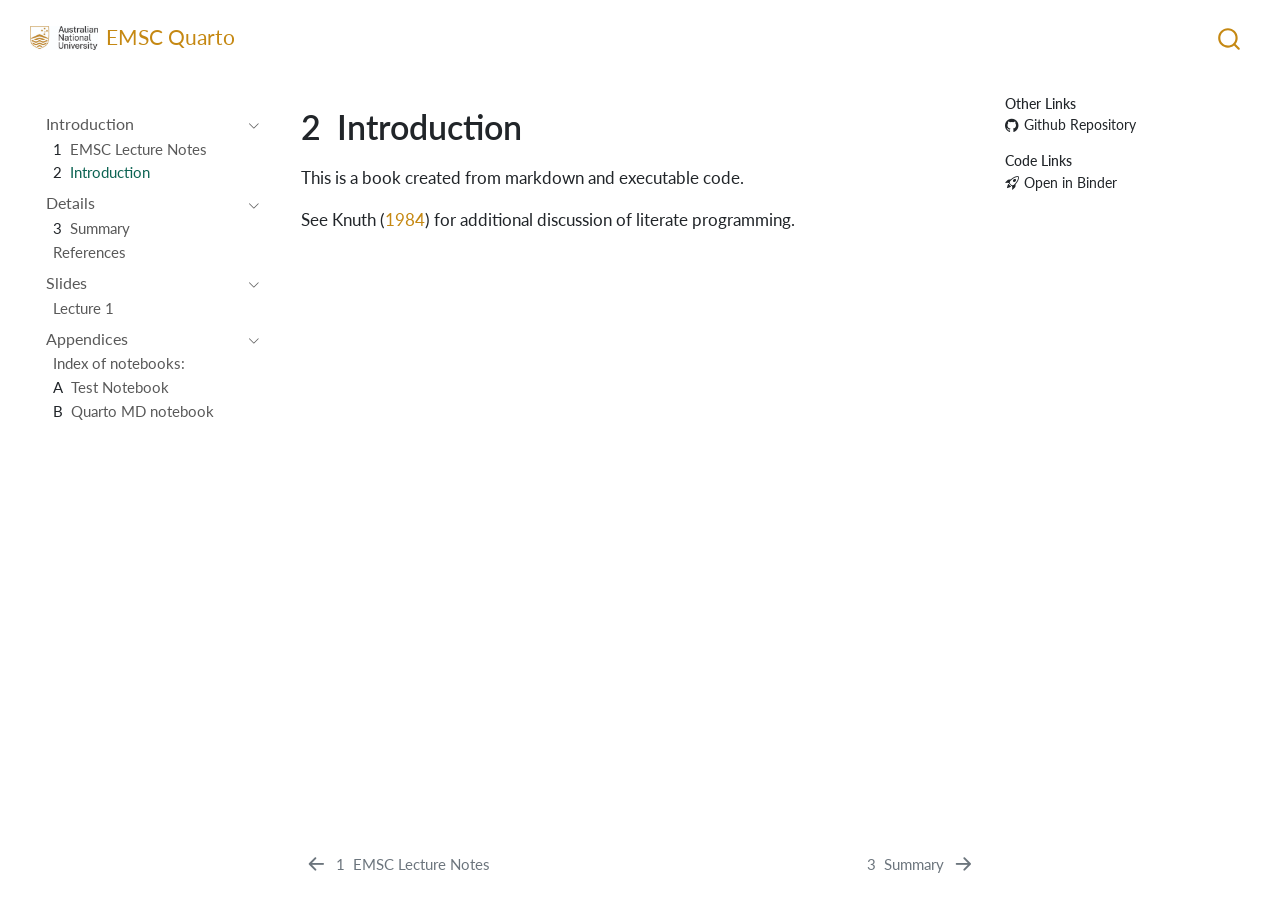
<file: _book/intro.html>
<!DOCTYPE html>
<html xmlns="http://www.w3.org/1999/xhtml" lang="en" xml:lang="en"><head>

<meta charset="utf-8">
<meta name="generator" content="quarto-1.4.550">

<meta name="viewport" content="width=device-width, initial-scale=1.0, user-scalable=yes">


<title>EMSC Quarto - 2&nbsp; Introduction</title>
<style>
code{white-space: pre-wrap;}
span.smallcaps{font-variant: small-caps;}
div.columns{display: flex; gap: min(4vw, 1.5em);}
div.column{flex: auto; overflow-x: auto;}
div.hanging-indent{margin-left: 1.5em; text-indent: -1.5em;}
ul.task-list{list-style: none;}
ul.task-list li input[type="checkbox"] {
  width: 0.8em;
  margin: 0 0.8em 0.2em -1em; /* quarto-specific, see https://github.com/quarto-dev/quarto-cli/issues/4556 */ 
  vertical-align: middle;
}
/* CSS for citations */
div.csl-bib-body { }
div.csl-entry {
  clear: both;
  margin-bottom: 0em;
}
.hanging-indent div.csl-entry {
  margin-left:2em;
  text-indent:-2em;
}
div.csl-left-margin {
  min-width:2em;
  float:left;
}
div.csl-right-inline {
  margin-left:2em;
  padding-left:1em;
}
div.csl-indent {
  margin-left: 2em;
}</style>


<script src="site_libs/quarto-nav/quarto-nav.js"></script>
<script src="site_libs/quarto-nav/headroom.min.js"></script>
<script src="site_libs/clipboard/clipboard.min.js"></script>
<script src="site_libs/quarto-search/autocomplete.umd.js"></script>
<script src="site_libs/quarto-search/fuse.min.js"></script>
<script src="site_libs/quarto-search/quarto-search.js"></script>
<meta name="quarto:offset" content="./">
<link href="./summary.html" rel="next">
<link href="./index.html" rel="prev">
<script src="site_libs/quarto-html/quarto.js"></script>
<script src="site_libs/quarto-html/popper.min.js"></script>
<script src="site_libs/quarto-html/tippy.umd.min.js"></script>
<script src="site_libs/quarto-html/anchor.min.js"></script>
<link href="site_libs/quarto-html/tippy.css" rel="stylesheet">
<link href="site_libs/quarto-html/quarto-syntax-highlighting.css" rel="stylesheet" id="quarto-text-highlighting-styles">
<script src="site_libs/bootstrap/bootstrap.min.js"></script>
<link href="site_libs/bootstrap/bootstrap-icons.css" rel="stylesheet">
<link href="site_libs/bootstrap/bootstrap.min.css" rel="stylesheet" id="quarto-bootstrap" data-mode="light">
<script id="quarto-search-options" type="application/json">{
  "location": "navbar",
  "copy-button": false,
  "collapse-after": 3,
  "panel-placement": "end",
  "type": "overlay",
  "limit": 50,
  "keyboard-shortcut": [
    "f",
    "/",
    "s"
  ],
  "show-item-context": false,
  "language": {
    "search-no-results-text": "No results",
    "search-matching-documents-text": "matching documents",
    "search-copy-link-title": "Copy link to search",
    "search-hide-matches-text": "Hide additional matches",
    "search-more-match-text": "more match in this document",
    "search-more-matches-text": "more matches in this document",
    "search-clear-button-title": "Clear",
    "search-text-placeholder": "",
    "search-detached-cancel-button-title": "Cancel",
    "search-submit-button-title": "Submit",
    "search-label": "Search"
  }
}</script>


</head>

<body class="nav-sidebar floating nav-fixed">

<div id="quarto-search-results"></div>
  <header id="quarto-header" class="headroom fixed-top">
    <nav class="navbar navbar-expand-lg " data-bs-theme="dark">
      <div class="navbar-container container-fluid">
      <div class="navbar-brand-container mx-auto">
    <a href="./index.html" class="navbar-brand navbar-brand-logo">
    <img src="./Images/ANU-logo.jpg" alt="" class="navbar-logo">
    </a>
    <a class="navbar-brand" href="./index.html">
    <span class="navbar-title">EMSC Quarto</span>
    </a>
  </div>
        <div class="quarto-navbar-tools">
</div>
          <div id="quarto-search" class="" title="Search"></div>
      </div> <!-- /container-fluid -->
    </nav>
  <nav class="quarto-secondary-nav">
    <div class="container-fluid d-flex">
      <button type="button" class="quarto-btn-toggle btn" data-bs-toggle="collapse" data-bs-target=".quarto-sidebar-collapse-item" aria-controls="quarto-sidebar" aria-expanded="false" aria-label="Toggle sidebar navigation" onclick="if (window.quartoToggleHeadroom) { window.quartoToggleHeadroom(); }">
        <i class="bi bi-layout-text-sidebar-reverse"></i>
      </button>
        <a class="flex-grow-1 no-decor" role="button" data-bs-toggle="collapse" data-bs-target=".quarto-sidebar-collapse-item" aria-controls="quarto-sidebar" aria-expanded="false" aria-label="Toggle sidebar navigation" onclick="if (window.quartoToggleHeadroom) { window.quartoToggleHeadroom(); }">      
          <h1 class="quarto-secondary-nav-title"><span class="chapter-number">2</span>&nbsp; <span class="chapter-title">Introduction</span></h1>
        </a>     
    </div>
  </nav>
</header>
<!-- content -->
<div id="quarto-content" class="quarto-container page-columns page-rows-contents page-layout-article page-navbar">
<!-- sidebar -->
  <nav id="quarto-sidebar" class="sidebar collapse collapse-horizontal quarto-sidebar-collapse-item sidebar-navigation floating overflow-auto">
    <div class="sidebar-menu-container"> 
    <ul class="list-unstyled mt-1">
        <li class="sidebar-item sidebar-item-section">
      <div class="sidebar-item-container"> 
            <a class="sidebar-item-text sidebar-link text-start" data-bs-toggle="collapse" data-bs-target="#quarto-sidebar-section-1" aria-expanded="true">
 <span class="menu-text">Introduction</span></a>
          <a class="sidebar-item-toggle text-start" data-bs-toggle="collapse" data-bs-target="#quarto-sidebar-section-1" aria-expanded="true" aria-label="Toggle section">
            <i class="bi bi-chevron-right ms-2"></i>
          </a> 
      </div>
      <ul id="quarto-sidebar-section-1" class="collapse list-unstyled sidebar-section depth1 show">  
          <li class="sidebar-item">
  <div class="sidebar-item-container"> 
  <a href="./index.html" class="sidebar-item-text sidebar-link">
 <span class="menu-text"><span class="chapter-number">1</span>&nbsp; <span class="chapter-title">EMSC Lecture Notes</span></span></a>
  </div>
</li>
          <li class="sidebar-item">
  <div class="sidebar-item-container"> 
  <a href="./intro.html" class="sidebar-item-text sidebar-link active">
 <span class="menu-text"><span class="chapter-number">2</span>&nbsp; <span class="chapter-title">Introduction</span></span></a>
  </div>
</li>
      </ul>
  </li>
        <li class="sidebar-item sidebar-item-section">
      <div class="sidebar-item-container"> 
            <a class="sidebar-item-text sidebar-link text-start" data-bs-toggle="collapse" data-bs-target="#quarto-sidebar-section-2" aria-expanded="true">
 <span class="menu-text">Details</span></a>
          <a class="sidebar-item-toggle text-start" data-bs-toggle="collapse" data-bs-target="#quarto-sidebar-section-2" aria-expanded="true" aria-label="Toggle section">
            <i class="bi bi-chevron-right ms-2"></i>
          </a> 
      </div>
      <ul id="quarto-sidebar-section-2" class="collapse list-unstyled sidebar-section depth1 show">  
          <li class="sidebar-item">
  <div class="sidebar-item-container"> 
  <a href="./summary.html" class="sidebar-item-text sidebar-link">
 <span class="menu-text"><span class="chapter-number">3</span>&nbsp; <span class="chapter-title">Summary</span></span></a>
  </div>
</li>
          <li class="sidebar-item">
  <div class="sidebar-item-container"> 
  <a href="./references.html" class="sidebar-item-text sidebar-link">
 <span class="menu-text">References</span></a>
  </div>
</li>
      </ul>
  </li>
        <li class="sidebar-item sidebar-item-section">
      <div class="sidebar-item-container"> 
            <a class="sidebar-item-text sidebar-link text-start" data-bs-toggle="collapse" data-bs-target="#quarto-sidebar-section-3" aria-expanded="true">
 <span class="menu-text">Slides</span></a>
          <a class="sidebar-item-toggle text-start" data-bs-toggle="collapse" data-bs-target="#quarto-sidebar-section-3" aria-expanded="true" aria-label="Toggle section">
            <i class="bi bi-chevron-right ms-2"></i>
          </a> 
      </div>
      <ul id="quarto-sidebar-section-3" class="collapse list-unstyled sidebar-section depth1 show">  
          <li class="sidebar-item">
  <div class="sidebar-item-container"> 
  <a href="./LectureSlides/Lecture1.html" class="sidebar-item-text sidebar-link">
 <span class="menu-text">Lecture 1</span></a>
  </div>
</li>
      </ul>
  </li>
        <li class="sidebar-item sidebar-item-section">
      <div class="sidebar-item-container"> 
            <a class="sidebar-item-text sidebar-link text-start" data-bs-toggle="collapse" data-bs-target="#quarto-sidebar-section-4" aria-expanded="true">
 <span class="menu-text">Appendices</span></a>
          <a class="sidebar-item-toggle text-start" data-bs-toggle="collapse" data-bs-target="#quarto-sidebar-section-4" aria-expanded="true" aria-label="Toggle section">
            <i class="bi bi-chevron-right ms-2"></i>
          </a> 
      </div>
      <ul id="quarto-sidebar-section-4" class="collapse list-unstyled sidebar-section depth1 show">  
          <li class="sidebar-item">
  <div class="sidebar-item-container"> 
  <a href="./Notebooks/BinderLandingPage.html" class="sidebar-item-text sidebar-link">
 <span class="menu-text">Index of notebooks:</span></a>
  </div>
</li>
          <li class="sidebar-item">
  <div class="sidebar-item-container"> 
  <a href="./Notebooks/TestNB1.html" class="sidebar-item-text sidebar-link">
 <span class="menu-text"><span class="chapter-number">A</span>&nbsp; <span class="chapter-title">Test Notebook</span></span></a>
  </div>
</li>
          <li class="sidebar-item">
  <div class="sidebar-item-container"> 
  <a href="./Notebooks/TestQMD_NB1.html" class="sidebar-item-text sidebar-link">
 <span class="menu-text"><span class="chapter-number">B</span>&nbsp; <span class="chapter-title">Quarto MD notebook</span></span></a>
  </div>
</li>
      </ul>
  </li>
    </ul>
    </div>
</nav>
<div id="quarto-sidebar-glass" class="quarto-sidebar-collapse-item" data-bs-toggle="collapse" data-bs-target=".quarto-sidebar-collapse-item"></div>
<!-- margin-sidebar -->
    <div id="quarto-margin-sidebar" class="sidebar margin-sidebar">
        
    <div class="quarto-other-links"><h2>Other Links</h2><ul><li><a href="https://github.com/ANU-RSES-Education/EMSC-QuartoBook"><i class="bi bi-github"></i>Github Repository</a></li></ul></div><div class="quarto-code-links"><h2>Code Links</h2><ul><li><a href="https://mybinder.org/v2/gh/ANU-RSES-Education/EMSC-QuartoBook/HEAD?labpath=WebBook/Notebooks%2FBinderLandingPage.qmd"><i class="bi bi-rocket-takeoff"></i>Open in Binder</a></li></ul></div></div>
<!-- main -->
<main class="content" id="quarto-document-content">

<header id="title-block-header" class="quarto-title-block default">
<div class="quarto-title">
<h1 class="title d-none d-lg-block"><span class="chapter-number">2</span>&nbsp; <span class="chapter-title">Introduction</span></h1>
</div>



<div class="quarto-title-meta">

    
  
    
  </div>
  


</header>


<p>This is a book created from markdown and executable code.</p>
<p>See <span class="citation" data-cites="knuth84">Knuth (<a href="references.html#ref-knuth84" role="doc-biblioref">1984</a>)</span> for additional discussion of literate programming.</p>


<div id="refs" class="references csl-bib-body hanging-indent" data-entry-spacing="0" role="list" style="display: none">
<div id="ref-knuth84" class="csl-entry" role="listitem">
Knuth, Donald E. 1984. <span>“Literate Programming.”</span> <em>Comput. J.</em> 27 (2): 97–111. <a href="https://doi.org/10.1093/comjnl/27.2.97">https://doi.org/10.1093/comjnl/27.2.97</a>.
</div>
</div>

</main> <!-- /main -->
<script id="quarto-html-after-body" type="application/javascript">
window.document.addEventListener("DOMContentLoaded", function (event) {
  const toggleBodyColorMode = (bsSheetEl) => {
    const mode = bsSheetEl.getAttribute("data-mode");
    const bodyEl = window.document.querySelector("body");
    if (mode === "dark") {
      bodyEl.classList.add("quarto-dark");
      bodyEl.classList.remove("quarto-light");
    } else {
      bodyEl.classList.add("quarto-light");
      bodyEl.classList.remove("quarto-dark");
    }
  }
  const toggleBodyColorPrimary = () => {
    const bsSheetEl = window.document.querySelector("link#quarto-bootstrap");
    if (bsSheetEl) {
      toggleBodyColorMode(bsSheetEl);
    }
  }
  toggleBodyColorPrimary();  
  const icon = "";
  const anchorJS = new window.AnchorJS();
  anchorJS.options = {
    placement: 'right',
    icon: icon
  };
  anchorJS.add('.anchored');
  const isCodeAnnotation = (el) => {
    for (const clz of el.classList) {
      if (clz.startsWith('code-annotation-')) {                     
        return true;
      }
    }
    return false;
  }
  const clipboard = new window.ClipboardJS('.code-copy-button', {
    text: function(trigger) {
      const codeEl = trigger.previousElementSibling.cloneNode(true);
      for (const childEl of codeEl.children) {
        if (isCodeAnnotation(childEl)) {
          childEl.remove();
        }
      }
      return codeEl.innerText;
    }
  });
  clipboard.on('success', function(e) {
    // button target
    const button = e.trigger;
    // don't keep focus
    button.blur();
    // flash "checked"
    button.classList.add('code-copy-button-checked');
    var currentTitle = button.getAttribute("title");
    button.setAttribute("title", "Copied!");
    let tooltip;
    if (window.bootstrap) {
      button.setAttribute("data-bs-toggle", "tooltip");
      button.setAttribute("data-bs-placement", "left");
      button.setAttribute("data-bs-title", "Copied!");
      tooltip = new bootstrap.Tooltip(button, 
        { trigger: "manual", 
          customClass: "code-copy-button-tooltip",
          offset: [0, -8]});
      tooltip.show();    
    }
    setTimeout(function() {
      if (tooltip) {
        tooltip.hide();
        button.removeAttribute("data-bs-title");
        button.removeAttribute("data-bs-toggle");
        button.removeAttribute("data-bs-placement");
      }
      button.setAttribute("title", currentTitle);
      button.classList.remove('code-copy-button-checked');
    }, 1000);
    // clear code selection
    e.clearSelection();
  });
  function tippyHover(el, contentFn, onTriggerFn, onUntriggerFn) {
    const config = {
      allowHTML: true,
      maxWidth: 500,
      delay: 100,
      arrow: false,
      appendTo: function(el) {
          return el.parentElement;
      },
      interactive: true,
      interactiveBorder: 10,
      theme: 'quarto',
      placement: 'bottom-start',
    };
    if (contentFn) {
      config.content = contentFn;
    }
    if (onTriggerFn) {
      config.onTrigger = onTriggerFn;
    }
    if (onUntriggerFn) {
      config.onUntrigger = onUntriggerFn;
    }
    window.tippy(el, config); 
  }
  const noterefs = window.document.querySelectorAll('a[role="doc-noteref"]');
  for (var i=0; i<noterefs.length; i++) {
    const ref = noterefs[i];
    tippyHover(ref, function() {
      // use id or data attribute instead here
      let href = ref.getAttribute('data-footnote-href') || ref.getAttribute('href');
      try { href = new URL(href).hash; } catch {}
      const id = href.replace(/^#\/?/, "");
      const note = window.document.getElementById(id);
      return note.innerHTML;
    });
  }
  const xrefs = window.document.querySelectorAll('a.quarto-xref');
  const processXRef = (id, note) => {
    // Strip column container classes
    const stripColumnClz = (el) => {
      el.classList.remove("page-full", "page-columns");
      if (el.children) {
        for (const child of el.children) {
          stripColumnClz(child);
        }
      }
    }
    stripColumnClz(note)
    if (id === null || id.startsWith('sec-')) {
      // Special case sections, only their first couple elements
      const container = document.createElement("div");
      if (note.children && note.children.length > 2) {
        container.appendChild(note.children[0].cloneNode(true));
        for (let i = 1; i < note.children.length; i++) {
          const child = note.children[i];
          if (child.tagName === "P" && child.innerText === "") {
            continue;
          } else {
            container.appendChild(child.cloneNode(true));
            break;
          }
        }
        if (window.Quarto?.typesetMath) {
          window.Quarto.typesetMath(container);
        }
        return container.innerHTML
      } else {
        if (window.Quarto?.typesetMath) {
          window.Quarto.typesetMath(note);
        }
        return note.innerHTML;
      }
    } else {
      // Remove any anchor links if they are present
      const anchorLink = note.querySelector('a.anchorjs-link');
      if (anchorLink) {
        anchorLink.remove();
      }
      if (window.Quarto?.typesetMath) {
        window.Quarto.typesetMath(note);
      }
      // TODO in 1.5, we should make sure this works without a callout special case
      if (note.classList.contains("callout")) {
        return note.outerHTML;
      } else {
        return note.innerHTML;
      }
    }
  }
  for (var i=0; i<xrefs.length; i++) {
    const xref = xrefs[i];
    tippyHover(xref, undefined, function(instance) {
      instance.disable();
      let url = xref.getAttribute('href');
      let hash = undefined; 
      if (url.startsWith('#')) {
        hash = url;
      } else {
        try { hash = new URL(url).hash; } catch {}
      }
      if (hash) {
        const id = hash.replace(/^#\/?/, "");
        const note = window.document.getElementById(id);
        if (note !== null) {
          try {
            const html = processXRef(id, note.cloneNode(true));
            instance.setContent(html);
          } finally {
            instance.enable();
            instance.show();
          }
        } else {
          // See if we can fetch this
          fetch(url.split('#')[0])
          .then(res => res.text())
          .then(html => {
            const parser = new DOMParser();
            const htmlDoc = parser.parseFromString(html, "text/html");
            const note = htmlDoc.getElementById(id);
            if (note !== null) {
              const html = processXRef(id, note);
              instance.setContent(html);
            } 
          }).finally(() => {
            instance.enable();
            instance.show();
          });
        }
      } else {
        // See if we can fetch a full url (with no hash to target)
        // This is a special case and we should probably do some content thinning / targeting
        fetch(url)
        .then(res => res.text())
        .then(html => {
          const parser = new DOMParser();
          const htmlDoc = parser.parseFromString(html, "text/html");
          const note = htmlDoc.querySelector('main.content');
          if (note !== null) {
            // This should only happen for chapter cross references
            // (since there is no id in the URL)
            // remove the first header
            if (note.children.length > 0 && note.children[0].tagName === "HEADER") {
              note.children[0].remove();
            }
            const html = processXRef(null, note);
            instance.setContent(html);
          } 
        }).finally(() => {
          instance.enable();
          instance.show();
        });
      }
    }, function(instance) {
    });
  }
      let selectedAnnoteEl;
      const selectorForAnnotation = ( cell, annotation) => {
        let cellAttr = 'data-code-cell="' + cell + '"';
        let lineAttr = 'data-code-annotation="' +  annotation + '"';
        const selector = 'span[' + cellAttr + '][' + lineAttr + ']';
        return selector;
      }
      const selectCodeLines = (annoteEl) => {
        const doc = window.document;
        const targetCell = annoteEl.getAttribute("data-target-cell");
        const targetAnnotation = annoteEl.getAttribute("data-target-annotation");
        const annoteSpan = window.document.querySelector(selectorForAnnotation(targetCell, targetAnnotation));
        const lines = annoteSpan.getAttribute("data-code-lines").split(",");
        const lineIds = lines.map((line) => {
          return targetCell + "-" + line;
        })
        let top = null;
        let height = null;
        let parent = null;
        if (lineIds.length > 0) {
            //compute the position of the single el (top and bottom and make a div)
            const el = window.document.getElementById(lineIds[0]);
            top = el.offsetTop;
            height = el.offsetHeight;
            parent = el.parentElement.parentElement;
          if (lineIds.length > 1) {
            const lastEl = window.document.getElementById(lineIds[lineIds.length - 1]);
            const bottom = lastEl.offsetTop + lastEl.offsetHeight;
            height = bottom - top;
          }
          if (top !== null && height !== null && parent !== null) {
            // cook up a div (if necessary) and position it 
            let div = window.document.getElementById("code-annotation-line-highlight");
            if (div === null) {
              div = window.document.createElement("div");
              div.setAttribute("id", "code-annotation-line-highlight");
              div.style.position = 'absolute';
              parent.appendChild(div);
            }
            div.style.top = top - 2 + "px";
            div.style.height = height + 4 + "px";
            div.style.left = 0;
            let gutterDiv = window.document.getElementById("code-annotation-line-highlight-gutter");
            if (gutterDiv === null) {
              gutterDiv = window.document.createElement("div");
              gutterDiv.setAttribute("id", "code-annotation-line-highlight-gutter");
              gutterDiv.style.position = 'absolute';
              const codeCell = window.document.getElementById(targetCell);
              const gutter = codeCell.querySelector('.code-annotation-gutter');
              gutter.appendChild(gutterDiv);
            }
            gutterDiv.style.top = top - 2 + "px";
            gutterDiv.style.height = height + 4 + "px";
          }
          selectedAnnoteEl = annoteEl;
        }
      };
      const unselectCodeLines = () => {
        const elementsIds = ["code-annotation-line-highlight", "code-annotation-line-highlight-gutter"];
        elementsIds.forEach((elId) => {
          const div = window.document.getElementById(elId);
          if (div) {
            div.remove();
          }
        });
        selectedAnnoteEl = undefined;
      };
        // Handle positioning of the toggle
    window.addEventListener(
      "resize",
      throttle(() => {
        elRect = undefined;
        if (selectedAnnoteEl) {
          selectCodeLines(selectedAnnoteEl);
        }
      }, 10)
    );
    function throttle(fn, ms) {
    let throttle = false;
    let timer;
      return (...args) => {
        if(!throttle) { // first call gets through
            fn.apply(this, args);
            throttle = true;
        } else { // all the others get throttled
            if(timer) clearTimeout(timer); // cancel #2
            timer = setTimeout(() => {
              fn.apply(this, args);
              timer = throttle = false;
            }, ms);
        }
      };
    }
      // Attach click handler to the DT
      const annoteDls = window.document.querySelectorAll('dt[data-target-cell]');
      for (const annoteDlNode of annoteDls) {
        annoteDlNode.addEventListener('click', (event) => {
          const clickedEl = event.target;
          if (clickedEl !== selectedAnnoteEl) {
            unselectCodeLines();
            const activeEl = window.document.querySelector('dt[data-target-cell].code-annotation-active');
            if (activeEl) {
              activeEl.classList.remove('code-annotation-active');
            }
            selectCodeLines(clickedEl);
            clickedEl.classList.add('code-annotation-active');
          } else {
            // Unselect the line
            unselectCodeLines();
            clickedEl.classList.remove('code-annotation-active');
          }
        });
      }
  const findCites = (el) => {
    const parentEl = el.parentElement;
    if (parentEl) {
      const cites = parentEl.dataset.cites;
      if (cites) {
        return {
          el,
          cites: cites.split(' ')
        };
      } else {
        return findCites(el.parentElement)
      }
    } else {
      return undefined;
    }
  };
  var bibliorefs = window.document.querySelectorAll('a[role="doc-biblioref"]');
  for (var i=0; i<bibliorefs.length; i++) {
    const ref = bibliorefs[i];
    const citeInfo = findCites(ref);
    if (citeInfo) {
      tippyHover(citeInfo.el, function() {
        var popup = window.document.createElement('div');
        citeInfo.cites.forEach(function(cite) {
          var citeDiv = window.document.createElement('div');
          citeDiv.classList.add('hanging-indent');
          citeDiv.classList.add('csl-entry');
          var biblioDiv = window.document.getElementById('ref-' + cite);
          if (biblioDiv) {
            citeDiv.innerHTML = biblioDiv.innerHTML;
          }
          popup.appendChild(citeDiv);
        });
        return popup.innerHTML;
      });
    }
  }
});
</script>
<nav class="page-navigation">
  <div class="nav-page nav-page-previous">
      <a href="./index.html" class="pagination-link" aria-label="EMSC Lecture Notes">
        <i class="bi bi-arrow-left-short"></i> <span class="nav-page-text"><span class="chapter-number">1</span>&nbsp; <span class="chapter-title">EMSC Lecture Notes</span></span>
      </a>          
  </div>
  <div class="nav-page nav-page-next">
      <a href="./summary.html" class="pagination-link" aria-label="Summary">
        <span class="nav-page-text"><span class="chapter-number">3</span>&nbsp; <span class="chapter-title">Summary</span></span> <i class="bi bi-arrow-right-short"></i>
      </a>
  </div>
</nav>
</div> <!-- /content -->




</body></html>
</file>
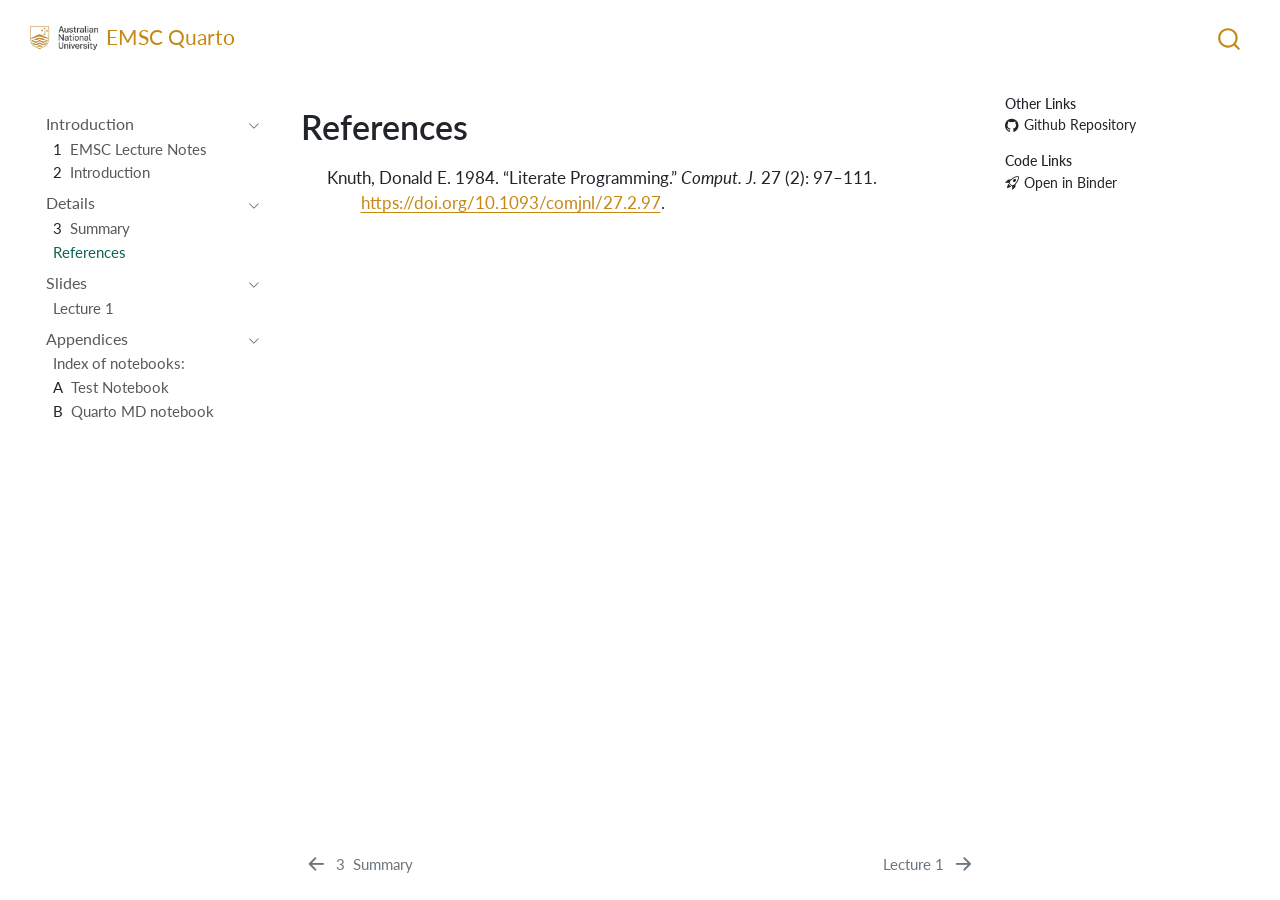
<file: _book/references.html>
<!DOCTYPE html>
<html xmlns="http://www.w3.org/1999/xhtml" lang="en" xml:lang="en"><head>

<meta charset="utf-8">
<meta name="generator" content="quarto-1.4.550">

<meta name="viewport" content="width=device-width, initial-scale=1.0, user-scalable=yes">


<title>EMSC Quarto - References</title>
<style>
code{white-space: pre-wrap;}
span.smallcaps{font-variant: small-caps;}
div.columns{display: flex; gap: min(4vw, 1.5em);}
div.column{flex: auto; overflow-x: auto;}
div.hanging-indent{margin-left: 1.5em; text-indent: -1.5em;}
ul.task-list{list-style: none;}
ul.task-list li input[type="checkbox"] {
  width: 0.8em;
  margin: 0 0.8em 0.2em -1em; /* quarto-specific, see https://github.com/quarto-dev/quarto-cli/issues/4556 */ 
  vertical-align: middle;
}
/* CSS for citations */
div.csl-bib-body { }
div.csl-entry {
  clear: both;
}
.hanging-indent div.csl-entry {
  margin-left:2em;
  text-indent:-2em;
}
div.csl-left-margin {
  min-width:2em;
  float:left;
}
div.csl-right-inline {
  margin-left:2em;
  padding-left:1em;
}
div.csl-indent {
  margin-left: 2em;
}</style>


<script src="site_libs/quarto-nav/quarto-nav.js"></script>
<script src="site_libs/quarto-nav/headroom.min.js"></script>
<script src="site_libs/clipboard/clipboard.min.js"></script>
<script src="site_libs/quarto-search/autocomplete.umd.js"></script>
<script src="site_libs/quarto-search/fuse.min.js"></script>
<script src="site_libs/quarto-search/quarto-search.js"></script>
<meta name="quarto:offset" content="./">
<link href="./LectureSlides/Lecture1.html" rel="next">
<link href="./summary.html" rel="prev">
<script src="site_libs/quarto-html/quarto.js"></script>
<script src="site_libs/quarto-html/popper.min.js"></script>
<script src="site_libs/quarto-html/tippy.umd.min.js"></script>
<script src="site_libs/quarto-html/anchor.min.js"></script>
<link href="site_libs/quarto-html/tippy.css" rel="stylesheet">
<link href="site_libs/quarto-html/quarto-syntax-highlighting.css" rel="stylesheet" id="quarto-text-highlighting-styles">
<script src="site_libs/bootstrap/bootstrap.min.js"></script>
<link href="site_libs/bootstrap/bootstrap-icons.css" rel="stylesheet">
<link href="site_libs/bootstrap/bootstrap.min.css" rel="stylesheet" id="quarto-bootstrap" data-mode="light">
<script id="quarto-search-options" type="application/json">{
  "location": "navbar",
  "copy-button": false,
  "collapse-after": 3,
  "panel-placement": "end",
  "type": "overlay",
  "limit": 50,
  "keyboard-shortcut": [
    "f",
    "/",
    "s"
  ],
  "show-item-context": false,
  "language": {
    "search-no-results-text": "No results",
    "search-matching-documents-text": "matching documents",
    "search-copy-link-title": "Copy link to search",
    "search-hide-matches-text": "Hide additional matches",
    "search-more-match-text": "more match in this document",
    "search-more-matches-text": "more matches in this document",
    "search-clear-button-title": "Clear",
    "search-text-placeholder": "",
    "search-detached-cancel-button-title": "Cancel",
    "search-submit-button-title": "Submit",
    "search-label": "Search"
  }
}</script>


</head>

<body class="nav-sidebar floating nav-fixed">

<div id="quarto-search-results"></div>
  <header id="quarto-header" class="headroom fixed-top">
    <nav class="navbar navbar-expand-lg " data-bs-theme="dark">
      <div class="navbar-container container-fluid">
      <div class="navbar-brand-container mx-auto">
    <a href="./index.html" class="navbar-brand navbar-brand-logo">
    <img src="./Images/ANU-logo.jpg" alt="" class="navbar-logo">
    </a>
    <a class="navbar-brand" href="./index.html">
    <span class="navbar-title">EMSC Quarto</span>
    </a>
  </div>
        <div class="quarto-navbar-tools">
</div>
          <div id="quarto-search" class="" title="Search"></div>
      </div> <!-- /container-fluid -->
    </nav>
  <nav class="quarto-secondary-nav">
    <div class="container-fluid d-flex">
      <button type="button" class="quarto-btn-toggle btn" data-bs-toggle="collapse" data-bs-target=".quarto-sidebar-collapse-item" aria-controls="quarto-sidebar" aria-expanded="false" aria-label="Toggle sidebar navigation" onclick="if (window.quartoToggleHeadroom) { window.quartoToggleHeadroom(); }">
        <i class="bi bi-layout-text-sidebar-reverse"></i>
      </button>
        <a class="flex-grow-1 no-decor" role="button" data-bs-toggle="collapse" data-bs-target=".quarto-sidebar-collapse-item" aria-controls="quarto-sidebar" aria-expanded="false" aria-label="Toggle sidebar navigation" onclick="if (window.quartoToggleHeadroom) { window.quartoToggleHeadroom(); }">      
          <h1 class="quarto-secondary-nav-title">References</h1>
        </a>     
    </div>
  </nav>
</header>
<!-- content -->
<div id="quarto-content" class="quarto-container page-columns page-rows-contents page-layout-article page-navbar">
<!-- sidebar -->
  <nav id="quarto-sidebar" class="sidebar collapse collapse-horizontal quarto-sidebar-collapse-item sidebar-navigation floating overflow-auto">
    <div class="sidebar-menu-container"> 
    <ul class="list-unstyled mt-1">
        <li class="sidebar-item sidebar-item-section">
      <div class="sidebar-item-container"> 
            <a class="sidebar-item-text sidebar-link text-start" data-bs-toggle="collapse" data-bs-target="#quarto-sidebar-section-1" aria-expanded="true">
 <span class="menu-text">Introduction</span></a>
          <a class="sidebar-item-toggle text-start" data-bs-toggle="collapse" data-bs-target="#quarto-sidebar-section-1" aria-expanded="true" aria-label="Toggle section">
            <i class="bi bi-chevron-right ms-2"></i>
          </a> 
      </div>
      <ul id="quarto-sidebar-section-1" class="collapse list-unstyled sidebar-section depth1 show">  
          <li class="sidebar-item">
  <div class="sidebar-item-container"> 
  <a href="./index.html" class="sidebar-item-text sidebar-link">
 <span class="menu-text"><span class="chapter-number">1</span>&nbsp; <span class="chapter-title">EMSC Lecture Notes</span></span></a>
  </div>
</li>
          <li class="sidebar-item">
  <div class="sidebar-item-container"> 
  <a href="./intro.html" class="sidebar-item-text sidebar-link">
 <span class="menu-text"><span class="chapter-number">2</span>&nbsp; <span class="chapter-title">Introduction</span></span></a>
  </div>
</li>
      </ul>
  </li>
        <li class="sidebar-item sidebar-item-section">
      <div class="sidebar-item-container"> 
            <a class="sidebar-item-text sidebar-link text-start" data-bs-toggle="collapse" data-bs-target="#quarto-sidebar-section-2" aria-expanded="true">
 <span class="menu-text">Details</span></a>
          <a class="sidebar-item-toggle text-start" data-bs-toggle="collapse" data-bs-target="#quarto-sidebar-section-2" aria-expanded="true" aria-label="Toggle section">
            <i class="bi bi-chevron-right ms-2"></i>
          </a> 
      </div>
      <ul id="quarto-sidebar-section-2" class="collapse list-unstyled sidebar-section depth1 show">  
          <li class="sidebar-item">
  <div class="sidebar-item-container"> 
  <a href="./summary.html" class="sidebar-item-text sidebar-link">
 <span class="menu-text"><span class="chapter-number">3</span>&nbsp; <span class="chapter-title">Summary</span></span></a>
  </div>
</li>
          <li class="sidebar-item">
  <div class="sidebar-item-container"> 
  <a href="./references.html" class="sidebar-item-text sidebar-link active">
 <span class="menu-text">References</span></a>
  </div>
</li>
      </ul>
  </li>
        <li class="sidebar-item sidebar-item-section">
      <div class="sidebar-item-container"> 
            <a class="sidebar-item-text sidebar-link text-start" data-bs-toggle="collapse" data-bs-target="#quarto-sidebar-section-3" aria-expanded="true">
 <span class="menu-text">Slides</span></a>
          <a class="sidebar-item-toggle text-start" data-bs-toggle="collapse" data-bs-target="#quarto-sidebar-section-3" aria-expanded="true" aria-label="Toggle section">
            <i class="bi bi-chevron-right ms-2"></i>
          </a> 
      </div>
      <ul id="quarto-sidebar-section-3" class="collapse list-unstyled sidebar-section depth1 show">  
          <li class="sidebar-item">
  <div class="sidebar-item-container"> 
  <a href="./LectureSlides/Lecture1.html" class="sidebar-item-text sidebar-link">
 <span class="menu-text">Lecture 1</span></a>
  </div>
</li>
      </ul>
  </li>
        <li class="sidebar-item sidebar-item-section">
      <div class="sidebar-item-container"> 
            <a class="sidebar-item-text sidebar-link text-start" data-bs-toggle="collapse" data-bs-target="#quarto-sidebar-section-4" aria-expanded="true">
 <span class="menu-text">Appendices</span></a>
          <a class="sidebar-item-toggle text-start" data-bs-toggle="collapse" data-bs-target="#quarto-sidebar-section-4" aria-expanded="true" aria-label="Toggle section">
            <i class="bi bi-chevron-right ms-2"></i>
          </a> 
      </div>
      <ul id="quarto-sidebar-section-4" class="collapse list-unstyled sidebar-section depth1 show">  
          <li class="sidebar-item">
  <div class="sidebar-item-container"> 
  <a href="./Notebooks/BinderLandingPage.html" class="sidebar-item-text sidebar-link">
 <span class="menu-text">Index of notebooks:</span></a>
  </div>
</li>
          <li class="sidebar-item">
  <div class="sidebar-item-container"> 
  <a href="./Notebooks/TestNB1.html" class="sidebar-item-text sidebar-link">
 <span class="menu-text"><span class="chapter-number">A</span>&nbsp; <span class="chapter-title">Test Notebook</span></span></a>
  </div>
</li>
          <li class="sidebar-item">
  <div class="sidebar-item-container"> 
  <a href="./Notebooks/TestQMD_NB1.html" class="sidebar-item-text sidebar-link">
 <span class="menu-text"><span class="chapter-number">B</span>&nbsp; <span class="chapter-title">Quarto MD notebook</span></span></a>
  </div>
</li>
      </ul>
  </li>
    </ul>
    </div>
</nav>
<div id="quarto-sidebar-glass" class="quarto-sidebar-collapse-item" data-bs-toggle="collapse" data-bs-target=".quarto-sidebar-collapse-item"></div>
<!-- margin-sidebar -->
    <div id="quarto-margin-sidebar" class="sidebar margin-sidebar">
        
    <div class="quarto-other-links"><h2>Other Links</h2><ul><li><a href="https://github.com/ANU-RSES-Education/EMSC-QuartoBook"><i class="bi bi-github"></i>Github Repository</a></li></ul></div><div class="quarto-code-links"><h2>Code Links</h2><ul><li><a href="https://mybinder.org/v2/gh/ANU-RSES-Education/EMSC-QuartoBook/HEAD?labpath=WebBook/Notebooks%2FBinderLandingPage.qmd"><i class="bi bi-rocket-takeoff"></i>Open in Binder</a></li></ul></div></div>
<!-- main -->
<main class="content" id="quarto-document-content">

<header id="title-block-header" class="quarto-title-block default">
<div class="quarto-title">
<h1 class="title d-none d-lg-block">References</h1>
</div>



<div class="quarto-title-meta">

    
  
    
  </div>
  


</header>


<div id="refs" class="references csl-bib-body hanging-indent" data-entry-spacing="0" role="list">
<div id="ref-knuth84" class="csl-entry" role="listitem">
Knuth, Donald E. 1984. <span>“Literate Programming.”</span> <em>Comput.
J.</em> 27 (2): 97–111. <a href="https://doi.org/10.1093/comjnl/27.2.97">https://doi.org/10.1093/comjnl/27.2.97</a>.
</div>
</div>



</main> <!-- /main -->
<script id="quarto-html-after-body" type="application/javascript">
window.document.addEventListener("DOMContentLoaded", function (event) {
  const toggleBodyColorMode = (bsSheetEl) => {
    const mode = bsSheetEl.getAttribute("data-mode");
    const bodyEl = window.document.querySelector("body");
    if (mode === "dark") {
      bodyEl.classList.add("quarto-dark");
      bodyEl.classList.remove("quarto-light");
    } else {
      bodyEl.classList.add("quarto-light");
      bodyEl.classList.remove("quarto-dark");
    }
  }
  const toggleBodyColorPrimary = () => {
    const bsSheetEl = window.document.querySelector("link#quarto-bootstrap");
    if (bsSheetEl) {
      toggleBodyColorMode(bsSheetEl);
    }
  }
  toggleBodyColorPrimary();  
  const icon = "";
  const anchorJS = new window.AnchorJS();
  anchorJS.options = {
    placement: 'right',
    icon: icon
  };
  anchorJS.add('.anchored');
  const isCodeAnnotation = (el) => {
    for (const clz of el.classList) {
      if (clz.startsWith('code-annotation-')) {                     
        return true;
      }
    }
    return false;
  }
  const clipboard = new window.ClipboardJS('.code-copy-button', {
    text: function(trigger) {
      const codeEl = trigger.previousElementSibling.cloneNode(true);
      for (const childEl of codeEl.children) {
        if (isCodeAnnotation(childEl)) {
          childEl.remove();
        }
      }
      return codeEl.innerText;
    }
  });
  clipboard.on('success', function(e) {
    // button target
    const button = e.trigger;
    // don't keep focus
    button.blur();
    // flash "checked"
    button.classList.add('code-copy-button-checked');
    var currentTitle = button.getAttribute("title");
    button.setAttribute("title", "Copied!");
    let tooltip;
    if (window.bootstrap) {
      button.setAttribute("data-bs-toggle", "tooltip");
      button.setAttribute("data-bs-placement", "left");
      button.setAttribute("data-bs-title", "Copied!");
      tooltip = new bootstrap.Tooltip(button, 
        { trigger: "manual", 
          customClass: "code-copy-button-tooltip",
          offset: [0, -8]});
      tooltip.show();    
    }
    setTimeout(function() {
      if (tooltip) {
        tooltip.hide();
        button.removeAttribute("data-bs-title");
        button.removeAttribute("data-bs-toggle");
        button.removeAttribute("data-bs-placement");
      }
      button.setAttribute("title", currentTitle);
      button.classList.remove('code-copy-button-checked');
    }, 1000);
    // clear code selection
    e.clearSelection();
  });
  function tippyHover(el, contentFn, onTriggerFn, onUntriggerFn) {
    const config = {
      allowHTML: true,
      maxWidth: 500,
      delay: 100,
      arrow: false,
      appendTo: function(el) {
          return el.parentElement;
      },
      interactive: true,
      interactiveBorder: 10,
      theme: 'quarto',
      placement: 'bottom-start',
    };
    if (contentFn) {
      config.content = contentFn;
    }
    if (onTriggerFn) {
      config.onTrigger = onTriggerFn;
    }
    if (onUntriggerFn) {
      config.onUntrigger = onUntriggerFn;
    }
    window.tippy(el, config); 
  }
  const noterefs = window.document.querySelectorAll('a[role="doc-noteref"]');
  for (var i=0; i<noterefs.length; i++) {
    const ref = noterefs[i];
    tippyHover(ref, function() {
      // use id or data attribute instead here
      let href = ref.getAttribute('data-footnote-href') || ref.getAttribute('href');
      try { href = new URL(href).hash; } catch {}
      const id = href.replace(/^#\/?/, "");
      const note = window.document.getElementById(id);
      return note.innerHTML;
    });
  }
  const xrefs = window.document.querySelectorAll('a.quarto-xref');
  const processXRef = (id, note) => {
    // Strip column container classes
    const stripColumnClz = (el) => {
      el.classList.remove("page-full", "page-columns");
      if (el.children) {
        for (const child of el.children) {
          stripColumnClz(child);
        }
      }
    }
    stripColumnClz(note)
    if (id === null || id.startsWith('sec-')) {
      // Special case sections, only their first couple elements
      const container = document.createElement("div");
      if (note.children && note.children.length > 2) {
        container.appendChild(note.children[0].cloneNode(true));
        for (let i = 1; i < note.children.length; i++) {
          const child = note.children[i];
          if (child.tagName === "P" && child.innerText === "") {
            continue;
          } else {
            container.appendChild(child.cloneNode(true));
            break;
          }
        }
        if (window.Quarto?.typesetMath) {
          window.Quarto.typesetMath(container);
        }
        return container.innerHTML
      } else {
        if (window.Quarto?.typesetMath) {
          window.Quarto.typesetMath(note);
        }
        return note.innerHTML;
      }
    } else {
      // Remove any anchor links if they are present
      const anchorLink = note.querySelector('a.anchorjs-link');
      if (anchorLink) {
        anchorLink.remove();
      }
      if (window.Quarto?.typesetMath) {
        window.Quarto.typesetMath(note);
      }
      // TODO in 1.5, we should make sure this works without a callout special case
      if (note.classList.contains("callout")) {
        return note.outerHTML;
      } else {
        return note.innerHTML;
      }
    }
  }
  for (var i=0; i<xrefs.length; i++) {
    const xref = xrefs[i];
    tippyHover(xref, undefined, function(instance) {
      instance.disable();
      let url = xref.getAttribute('href');
      let hash = undefined; 
      if (url.startsWith('#')) {
        hash = url;
      } else {
        try { hash = new URL(url).hash; } catch {}
      }
      if (hash) {
        const id = hash.replace(/^#\/?/, "");
        const note = window.document.getElementById(id);
        if (note !== null) {
          try {
            const html = processXRef(id, note.cloneNode(true));
            instance.setContent(html);
          } finally {
            instance.enable();
            instance.show();
          }
        } else {
          // See if we can fetch this
          fetch(url.split('#')[0])
          .then(res => res.text())
          .then(html => {
            const parser = new DOMParser();
            const htmlDoc = parser.parseFromString(html, "text/html");
            const note = htmlDoc.getElementById(id);
            if (note !== null) {
              const html = processXRef(id, note);
              instance.setContent(html);
            } 
          }).finally(() => {
            instance.enable();
            instance.show();
          });
        }
      } else {
        // See if we can fetch a full url (with no hash to target)
        // This is a special case and we should probably do some content thinning / targeting
        fetch(url)
        .then(res => res.text())
        .then(html => {
          const parser = new DOMParser();
          const htmlDoc = parser.parseFromString(html, "text/html");
          const note = htmlDoc.querySelector('main.content');
          if (note !== null) {
            // This should only happen for chapter cross references
            // (since there is no id in the URL)
            // remove the first header
            if (note.children.length > 0 && note.children[0].tagName === "HEADER") {
              note.children[0].remove();
            }
            const html = processXRef(null, note);
            instance.setContent(html);
          } 
        }).finally(() => {
          instance.enable();
          instance.show();
        });
      }
    }, function(instance) {
    });
  }
      let selectedAnnoteEl;
      const selectorForAnnotation = ( cell, annotation) => {
        let cellAttr = 'data-code-cell="' + cell + '"';
        let lineAttr = 'data-code-annotation="' +  annotation + '"';
        const selector = 'span[' + cellAttr + '][' + lineAttr + ']';
        return selector;
      }
      const selectCodeLines = (annoteEl) => {
        const doc = window.document;
        const targetCell = annoteEl.getAttribute("data-target-cell");
        const targetAnnotation = annoteEl.getAttribute("data-target-annotation");
        const annoteSpan = window.document.querySelector(selectorForAnnotation(targetCell, targetAnnotation));
        const lines = annoteSpan.getAttribute("data-code-lines").split(",");
        const lineIds = lines.map((line) => {
          return targetCell + "-" + line;
        })
        let top = null;
        let height = null;
        let parent = null;
        if (lineIds.length > 0) {
            //compute the position of the single el (top and bottom and make a div)
            const el = window.document.getElementById(lineIds[0]);
            top = el.offsetTop;
            height = el.offsetHeight;
            parent = el.parentElement.parentElement;
          if (lineIds.length > 1) {
            const lastEl = window.document.getElementById(lineIds[lineIds.length - 1]);
            const bottom = lastEl.offsetTop + lastEl.offsetHeight;
            height = bottom - top;
          }
          if (top !== null && height !== null && parent !== null) {
            // cook up a div (if necessary) and position it 
            let div = window.document.getElementById("code-annotation-line-highlight");
            if (div === null) {
              div = window.document.createElement("div");
              div.setAttribute("id", "code-annotation-line-highlight");
              div.style.position = 'absolute';
              parent.appendChild(div);
            }
            div.style.top = top - 2 + "px";
            div.style.height = height + 4 + "px";
            div.style.left = 0;
            let gutterDiv = window.document.getElementById("code-annotation-line-highlight-gutter");
            if (gutterDiv === null) {
              gutterDiv = window.document.createElement("div");
              gutterDiv.setAttribute("id", "code-annotation-line-highlight-gutter");
              gutterDiv.style.position = 'absolute';
              const codeCell = window.document.getElementById(targetCell);
              const gutter = codeCell.querySelector('.code-annotation-gutter');
              gutter.appendChild(gutterDiv);
            }
            gutterDiv.style.top = top - 2 + "px";
            gutterDiv.style.height = height + 4 + "px";
          }
          selectedAnnoteEl = annoteEl;
        }
      };
      const unselectCodeLines = () => {
        const elementsIds = ["code-annotation-line-highlight", "code-annotation-line-highlight-gutter"];
        elementsIds.forEach((elId) => {
          const div = window.document.getElementById(elId);
          if (div) {
            div.remove();
          }
        });
        selectedAnnoteEl = undefined;
      };
        // Handle positioning of the toggle
    window.addEventListener(
      "resize",
      throttle(() => {
        elRect = undefined;
        if (selectedAnnoteEl) {
          selectCodeLines(selectedAnnoteEl);
        }
      }, 10)
    );
    function throttle(fn, ms) {
    let throttle = false;
    let timer;
      return (...args) => {
        if(!throttle) { // first call gets through
            fn.apply(this, args);
            throttle = true;
        } else { // all the others get throttled
            if(timer) clearTimeout(timer); // cancel #2
            timer = setTimeout(() => {
              fn.apply(this, args);
              timer = throttle = false;
            }, ms);
        }
      };
    }
      // Attach click handler to the DT
      const annoteDls = window.document.querySelectorAll('dt[data-target-cell]');
      for (const annoteDlNode of annoteDls) {
        annoteDlNode.addEventListener('click', (event) => {
          const clickedEl = event.target;
          if (clickedEl !== selectedAnnoteEl) {
            unselectCodeLines();
            const activeEl = window.document.querySelector('dt[data-target-cell].code-annotation-active');
            if (activeEl) {
              activeEl.classList.remove('code-annotation-active');
            }
            selectCodeLines(clickedEl);
            clickedEl.classList.add('code-annotation-active');
          } else {
            // Unselect the line
            unselectCodeLines();
            clickedEl.classList.remove('code-annotation-active');
          }
        });
      }
  const findCites = (el) => {
    const parentEl = el.parentElement;
    if (parentEl) {
      const cites = parentEl.dataset.cites;
      if (cites) {
        return {
          el,
          cites: cites.split(' ')
        };
      } else {
        return findCites(el.parentElement)
      }
    } else {
      return undefined;
    }
  };
  var bibliorefs = window.document.querySelectorAll('a[role="doc-biblioref"]');
  for (var i=0; i<bibliorefs.length; i++) {
    const ref = bibliorefs[i];
    const citeInfo = findCites(ref);
    if (citeInfo) {
      tippyHover(citeInfo.el, function() {
        var popup = window.document.createElement('div');
        citeInfo.cites.forEach(function(cite) {
          var citeDiv = window.document.createElement('div');
          citeDiv.classList.add('hanging-indent');
          citeDiv.classList.add('csl-entry');
          var biblioDiv = window.document.getElementById('ref-' + cite);
          if (biblioDiv) {
            citeDiv.innerHTML = biblioDiv.innerHTML;
          }
          popup.appendChild(citeDiv);
        });
        return popup.innerHTML;
      });
    }
  }
});
</script>
<nav class="page-navigation">
  <div class="nav-page nav-page-previous">
      <a href="./summary.html" class="pagination-link" aria-label="Summary">
        <i class="bi bi-arrow-left-short"></i> <span class="nav-page-text"><span class="chapter-number">3</span>&nbsp; <span class="chapter-title">Summary</span></span>
      </a>          
  </div>
  <div class="nav-page nav-page-next">
      <a href="./LectureSlides/Lecture1.html" class="pagination-link" aria-label="Lecture 1">
        <span class="nav-page-text">Lecture 1</span> <i class="bi bi-arrow-right-short"></i>
      </a>
  </div>
</nav>
</div> <!-- /content -->




</body></html>
</file>
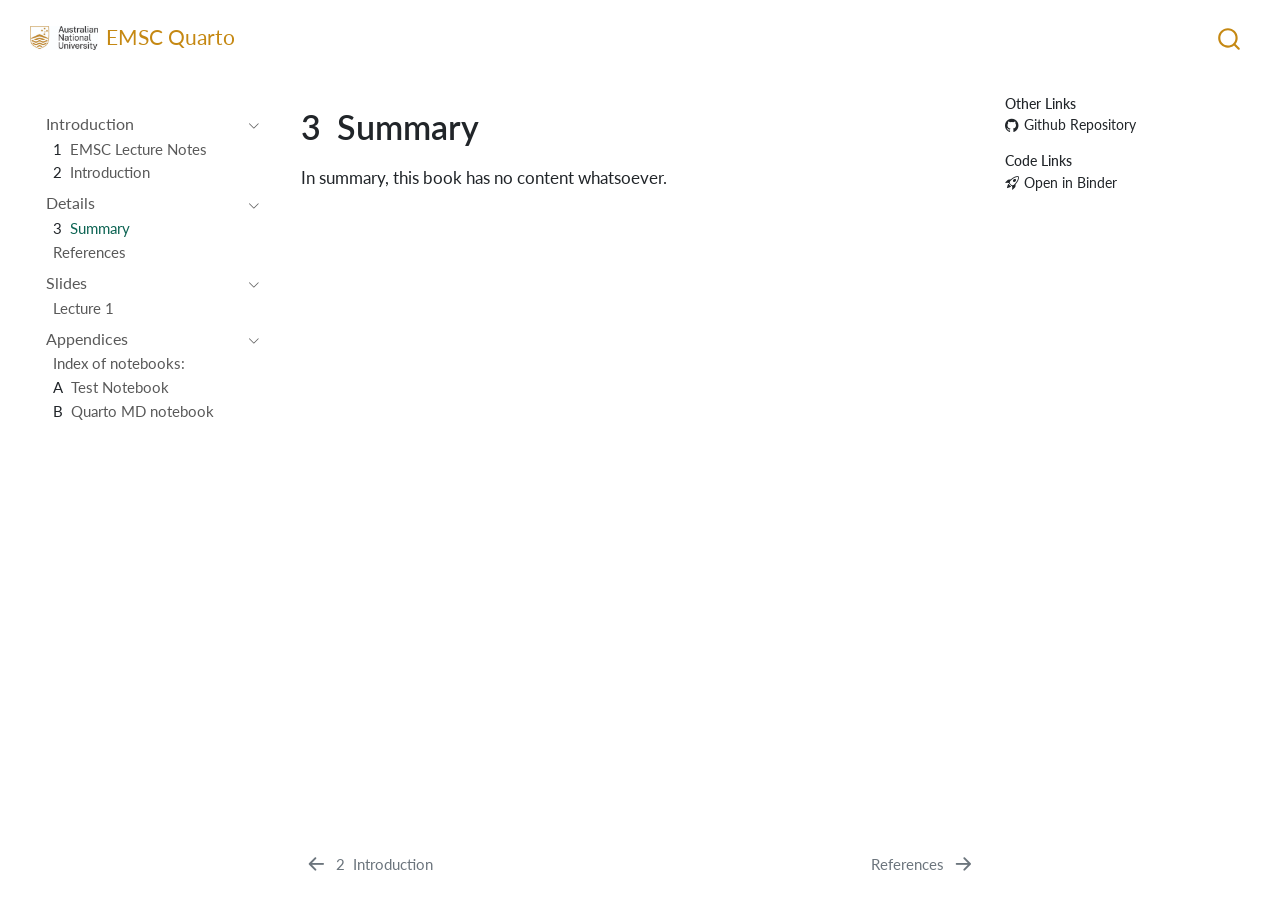
<file: _book/summary.html>
<!DOCTYPE html>
<html xmlns="http://www.w3.org/1999/xhtml" lang="en" xml:lang="en"><head>

<meta charset="utf-8">
<meta name="generator" content="quarto-1.4.550">

<meta name="viewport" content="width=device-width, initial-scale=1.0, user-scalable=yes">


<title>EMSC Quarto - 3&nbsp; Summary</title>
<style>
code{white-space: pre-wrap;}
span.smallcaps{font-variant: small-caps;}
div.columns{display: flex; gap: min(4vw, 1.5em);}
div.column{flex: auto; overflow-x: auto;}
div.hanging-indent{margin-left: 1.5em; text-indent: -1.5em;}
ul.task-list{list-style: none;}
ul.task-list li input[type="checkbox"] {
  width: 0.8em;
  margin: 0 0.8em 0.2em -1em; /* quarto-specific, see https://github.com/quarto-dev/quarto-cli/issues/4556 */ 
  vertical-align: middle;
}
</style>


<script src="site_libs/quarto-nav/quarto-nav.js"></script>
<script src="site_libs/quarto-nav/headroom.min.js"></script>
<script src="site_libs/clipboard/clipboard.min.js"></script>
<script src="site_libs/quarto-search/autocomplete.umd.js"></script>
<script src="site_libs/quarto-search/fuse.min.js"></script>
<script src="site_libs/quarto-search/quarto-search.js"></script>
<meta name="quarto:offset" content="./">
<link href="./references.html" rel="next">
<link href="./intro.html" rel="prev">
<script src="site_libs/quarto-html/quarto.js"></script>
<script src="site_libs/quarto-html/popper.min.js"></script>
<script src="site_libs/quarto-html/tippy.umd.min.js"></script>
<script src="site_libs/quarto-html/anchor.min.js"></script>
<link href="site_libs/quarto-html/tippy.css" rel="stylesheet">
<link href="site_libs/quarto-html/quarto-syntax-highlighting.css" rel="stylesheet" id="quarto-text-highlighting-styles">
<script src="site_libs/bootstrap/bootstrap.min.js"></script>
<link href="site_libs/bootstrap/bootstrap-icons.css" rel="stylesheet">
<link href="site_libs/bootstrap/bootstrap.min.css" rel="stylesheet" id="quarto-bootstrap" data-mode="light">
<script id="quarto-search-options" type="application/json">{
  "location": "navbar",
  "copy-button": false,
  "collapse-after": 3,
  "panel-placement": "end",
  "type": "overlay",
  "limit": 50,
  "keyboard-shortcut": [
    "f",
    "/",
    "s"
  ],
  "show-item-context": false,
  "language": {
    "search-no-results-text": "No results",
    "search-matching-documents-text": "matching documents",
    "search-copy-link-title": "Copy link to search",
    "search-hide-matches-text": "Hide additional matches",
    "search-more-match-text": "more match in this document",
    "search-more-matches-text": "more matches in this document",
    "search-clear-button-title": "Clear",
    "search-text-placeholder": "",
    "search-detached-cancel-button-title": "Cancel",
    "search-submit-button-title": "Submit",
    "search-label": "Search"
  }
}</script>


</head>

<body class="nav-sidebar floating nav-fixed">

<div id="quarto-search-results"></div>
  <header id="quarto-header" class="headroom fixed-top">
    <nav class="navbar navbar-expand-lg " data-bs-theme="dark">
      <div class="navbar-container container-fluid">
      <div class="navbar-brand-container mx-auto">
    <a href="./index.html" class="navbar-brand navbar-brand-logo">
    <img src="./Images/ANU-logo.jpg" alt="" class="navbar-logo">
    </a>
    <a class="navbar-brand" href="./index.html">
    <span class="navbar-title">EMSC Quarto</span>
    </a>
  </div>
        <div class="quarto-navbar-tools">
</div>
          <div id="quarto-search" class="" title="Search"></div>
      </div> <!-- /container-fluid -->
    </nav>
  <nav class="quarto-secondary-nav">
    <div class="container-fluid d-flex">
      <button type="button" class="quarto-btn-toggle btn" data-bs-toggle="collapse" data-bs-target=".quarto-sidebar-collapse-item" aria-controls="quarto-sidebar" aria-expanded="false" aria-label="Toggle sidebar navigation" onclick="if (window.quartoToggleHeadroom) { window.quartoToggleHeadroom(); }">
        <i class="bi bi-layout-text-sidebar-reverse"></i>
      </button>
        <a class="flex-grow-1 no-decor" role="button" data-bs-toggle="collapse" data-bs-target=".quarto-sidebar-collapse-item" aria-controls="quarto-sidebar" aria-expanded="false" aria-label="Toggle sidebar navigation" onclick="if (window.quartoToggleHeadroom) { window.quartoToggleHeadroom(); }">      
          <h1 class="quarto-secondary-nav-title"><span class="chapter-number">3</span>&nbsp; <span class="chapter-title">Summary</span></h1>
        </a>     
    </div>
  </nav>
</header>
<!-- content -->
<div id="quarto-content" class="quarto-container page-columns page-rows-contents page-layout-article page-navbar">
<!-- sidebar -->
  <nav id="quarto-sidebar" class="sidebar collapse collapse-horizontal quarto-sidebar-collapse-item sidebar-navigation floating overflow-auto">
    <div class="sidebar-menu-container"> 
    <ul class="list-unstyled mt-1">
        <li class="sidebar-item sidebar-item-section">
      <div class="sidebar-item-container"> 
            <a class="sidebar-item-text sidebar-link text-start" data-bs-toggle="collapse" data-bs-target="#quarto-sidebar-section-1" aria-expanded="true">
 <span class="menu-text">Introduction</span></a>
          <a class="sidebar-item-toggle text-start" data-bs-toggle="collapse" data-bs-target="#quarto-sidebar-section-1" aria-expanded="true" aria-label="Toggle section">
            <i class="bi bi-chevron-right ms-2"></i>
          </a> 
      </div>
      <ul id="quarto-sidebar-section-1" class="collapse list-unstyled sidebar-section depth1 show">  
          <li class="sidebar-item">
  <div class="sidebar-item-container"> 
  <a href="./index.html" class="sidebar-item-text sidebar-link">
 <span class="menu-text"><span class="chapter-number">1</span>&nbsp; <span class="chapter-title">EMSC Lecture Notes</span></span></a>
  </div>
</li>
          <li class="sidebar-item">
  <div class="sidebar-item-container"> 
  <a href="./intro.html" class="sidebar-item-text sidebar-link">
 <span class="menu-text"><span class="chapter-number">2</span>&nbsp; <span class="chapter-title">Introduction</span></span></a>
  </div>
</li>
      </ul>
  </li>
        <li class="sidebar-item sidebar-item-section">
      <div class="sidebar-item-container"> 
            <a class="sidebar-item-text sidebar-link text-start" data-bs-toggle="collapse" data-bs-target="#quarto-sidebar-section-2" aria-expanded="true">
 <span class="menu-text">Details</span></a>
          <a class="sidebar-item-toggle text-start" data-bs-toggle="collapse" data-bs-target="#quarto-sidebar-section-2" aria-expanded="true" aria-label="Toggle section">
            <i class="bi bi-chevron-right ms-2"></i>
          </a> 
      </div>
      <ul id="quarto-sidebar-section-2" class="collapse list-unstyled sidebar-section depth1 show">  
          <li class="sidebar-item">
  <div class="sidebar-item-container"> 
  <a href="./summary.html" class="sidebar-item-text sidebar-link active">
 <span class="menu-text"><span class="chapter-number">3</span>&nbsp; <span class="chapter-title">Summary</span></span></a>
  </div>
</li>
          <li class="sidebar-item">
  <div class="sidebar-item-container"> 
  <a href="./references.html" class="sidebar-item-text sidebar-link">
 <span class="menu-text">References</span></a>
  </div>
</li>
      </ul>
  </li>
        <li class="sidebar-item sidebar-item-section">
      <div class="sidebar-item-container"> 
            <a class="sidebar-item-text sidebar-link text-start" data-bs-toggle="collapse" data-bs-target="#quarto-sidebar-section-3" aria-expanded="true">
 <span class="menu-text">Slides</span></a>
          <a class="sidebar-item-toggle text-start" data-bs-toggle="collapse" data-bs-target="#quarto-sidebar-section-3" aria-expanded="true" aria-label="Toggle section">
            <i class="bi bi-chevron-right ms-2"></i>
          </a> 
      </div>
      <ul id="quarto-sidebar-section-3" class="collapse list-unstyled sidebar-section depth1 show">  
          <li class="sidebar-item">
  <div class="sidebar-item-container"> 
  <a href="./LectureSlides/Lecture1.html" class="sidebar-item-text sidebar-link">
 <span class="menu-text">Lecture 1</span></a>
  </div>
</li>
      </ul>
  </li>
        <li class="sidebar-item sidebar-item-section">
      <div class="sidebar-item-container"> 
            <a class="sidebar-item-text sidebar-link text-start" data-bs-toggle="collapse" data-bs-target="#quarto-sidebar-section-4" aria-expanded="true">
 <span class="menu-text">Appendices</span></a>
          <a class="sidebar-item-toggle text-start" data-bs-toggle="collapse" data-bs-target="#quarto-sidebar-section-4" aria-expanded="true" aria-label="Toggle section">
            <i class="bi bi-chevron-right ms-2"></i>
          </a> 
      </div>
      <ul id="quarto-sidebar-section-4" class="collapse list-unstyled sidebar-section depth1 show">  
          <li class="sidebar-item">
  <div class="sidebar-item-container"> 
  <a href="./Notebooks/BinderLandingPage.html" class="sidebar-item-text sidebar-link">
 <span class="menu-text">Index of notebooks:</span></a>
  </div>
</li>
          <li class="sidebar-item">
  <div class="sidebar-item-container"> 
  <a href="./Notebooks/TestNB1.html" class="sidebar-item-text sidebar-link">
 <span class="menu-text"><span class="chapter-number">A</span>&nbsp; <span class="chapter-title">Test Notebook</span></span></a>
  </div>
</li>
          <li class="sidebar-item">
  <div class="sidebar-item-container"> 
  <a href="./Notebooks/TestQMD_NB1.html" class="sidebar-item-text sidebar-link">
 <span class="menu-text"><span class="chapter-number">B</span>&nbsp; <span class="chapter-title">Quarto MD notebook</span></span></a>
  </div>
</li>
      </ul>
  </li>
    </ul>
    </div>
</nav>
<div id="quarto-sidebar-glass" class="quarto-sidebar-collapse-item" data-bs-toggle="collapse" data-bs-target=".quarto-sidebar-collapse-item"></div>
<!-- margin-sidebar -->
    <div id="quarto-margin-sidebar" class="sidebar margin-sidebar">
        
    <div class="quarto-other-links"><h2>Other Links</h2><ul><li><a href="https://github.com/ANU-RSES-Education/EMSC-QuartoBook"><i class="bi bi-github"></i>Github Repository</a></li></ul></div><div class="quarto-code-links"><h2>Code Links</h2><ul><li><a href="https://mybinder.org/v2/gh/ANU-RSES-Education/EMSC-QuartoBook/HEAD?labpath=WebBook/Notebooks%2FBinderLandingPage.qmd"><i class="bi bi-rocket-takeoff"></i>Open in Binder</a></li></ul></div></div>
<!-- main -->
<main class="content" id="quarto-document-content">

<header id="title-block-header" class="quarto-title-block default">
<div class="quarto-title">
<h1 class="title d-none d-lg-block"><span class="chapter-number">3</span>&nbsp; <span class="chapter-title">Summary</span></h1>
</div>



<div class="quarto-title-meta">

    
  
    
  </div>
  


</header>


<p>In summary, this book has no content whatsoever.</p>



</main> <!-- /main -->
<script id="quarto-html-after-body" type="application/javascript">
window.document.addEventListener("DOMContentLoaded", function (event) {
  const toggleBodyColorMode = (bsSheetEl) => {
    const mode = bsSheetEl.getAttribute("data-mode");
    const bodyEl = window.document.querySelector("body");
    if (mode === "dark") {
      bodyEl.classList.add("quarto-dark");
      bodyEl.classList.remove("quarto-light");
    } else {
      bodyEl.classList.add("quarto-light");
      bodyEl.classList.remove("quarto-dark");
    }
  }
  const toggleBodyColorPrimary = () => {
    const bsSheetEl = window.document.querySelector("link#quarto-bootstrap");
    if (bsSheetEl) {
      toggleBodyColorMode(bsSheetEl);
    }
  }
  toggleBodyColorPrimary();  
  const icon = "";
  const anchorJS = new window.AnchorJS();
  anchorJS.options = {
    placement: 'right',
    icon: icon
  };
  anchorJS.add('.anchored');
  const isCodeAnnotation = (el) => {
    for (const clz of el.classList) {
      if (clz.startsWith('code-annotation-')) {                     
        return true;
      }
    }
    return false;
  }
  const clipboard = new window.ClipboardJS('.code-copy-button', {
    text: function(trigger) {
      const codeEl = trigger.previousElementSibling.cloneNode(true);
      for (const childEl of codeEl.children) {
        if (isCodeAnnotation(childEl)) {
          childEl.remove();
        }
      }
      return codeEl.innerText;
    }
  });
  clipboard.on('success', function(e) {
    // button target
    const button = e.trigger;
    // don't keep focus
    button.blur();
    // flash "checked"
    button.classList.add('code-copy-button-checked');
    var currentTitle = button.getAttribute("title");
    button.setAttribute("title", "Copied!");
    let tooltip;
    if (window.bootstrap) {
      button.setAttribute("data-bs-toggle", "tooltip");
      button.setAttribute("data-bs-placement", "left");
      button.setAttribute("data-bs-title", "Copied!");
      tooltip = new bootstrap.Tooltip(button, 
        { trigger: "manual", 
          customClass: "code-copy-button-tooltip",
          offset: [0, -8]});
      tooltip.show();    
    }
    setTimeout(function() {
      if (tooltip) {
        tooltip.hide();
        button.removeAttribute("data-bs-title");
        button.removeAttribute("data-bs-toggle");
        button.removeAttribute("data-bs-placement");
      }
      button.setAttribute("title", currentTitle);
      button.classList.remove('code-copy-button-checked');
    }, 1000);
    // clear code selection
    e.clearSelection();
  });
  function tippyHover(el, contentFn, onTriggerFn, onUntriggerFn) {
    const config = {
      allowHTML: true,
      maxWidth: 500,
      delay: 100,
      arrow: false,
      appendTo: function(el) {
          return el.parentElement;
      },
      interactive: true,
      interactiveBorder: 10,
      theme: 'quarto',
      placement: 'bottom-start',
    };
    if (contentFn) {
      config.content = contentFn;
    }
    if (onTriggerFn) {
      config.onTrigger = onTriggerFn;
    }
    if (onUntriggerFn) {
      config.onUntrigger = onUntriggerFn;
    }
    window.tippy(el, config); 
  }
  const noterefs = window.document.querySelectorAll('a[role="doc-noteref"]');
  for (var i=0; i<noterefs.length; i++) {
    const ref = noterefs[i];
    tippyHover(ref, function() {
      // use id or data attribute instead here
      let href = ref.getAttribute('data-footnote-href') || ref.getAttribute('href');
      try { href = new URL(href).hash; } catch {}
      const id = href.replace(/^#\/?/, "");
      const note = window.document.getElementById(id);
      return note.innerHTML;
    });
  }
  const xrefs = window.document.querySelectorAll('a.quarto-xref');
  const processXRef = (id, note) => {
    // Strip column container classes
    const stripColumnClz = (el) => {
      el.classList.remove("page-full", "page-columns");
      if (el.children) {
        for (const child of el.children) {
          stripColumnClz(child);
        }
      }
    }
    stripColumnClz(note)
    if (id === null || id.startsWith('sec-')) {
      // Special case sections, only their first couple elements
      const container = document.createElement("div");
      if (note.children && note.children.length > 2) {
        container.appendChild(note.children[0].cloneNode(true));
        for (let i = 1; i < note.children.length; i++) {
          const child = note.children[i];
          if (child.tagName === "P" && child.innerText === "") {
            continue;
          } else {
            container.appendChild(child.cloneNode(true));
            break;
          }
        }
        if (window.Quarto?.typesetMath) {
          window.Quarto.typesetMath(container);
        }
        return container.innerHTML
      } else {
        if (window.Quarto?.typesetMath) {
          window.Quarto.typesetMath(note);
        }
        return note.innerHTML;
      }
    } else {
      // Remove any anchor links if they are present
      const anchorLink = note.querySelector('a.anchorjs-link');
      if (anchorLink) {
        anchorLink.remove();
      }
      if (window.Quarto?.typesetMath) {
        window.Quarto.typesetMath(note);
      }
      // TODO in 1.5, we should make sure this works without a callout special case
      if (note.classList.contains("callout")) {
        return note.outerHTML;
      } else {
        return note.innerHTML;
      }
    }
  }
  for (var i=0; i<xrefs.length; i++) {
    const xref = xrefs[i];
    tippyHover(xref, undefined, function(instance) {
      instance.disable();
      let url = xref.getAttribute('href');
      let hash = undefined; 
      if (url.startsWith('#')) {
        hash = url;
      } else {
        try { hash = new URL(url).hash; } catch {}
      }
      if (hash) {
        const id = hash.replace(/^#\/?/, "");
        const note = window.document.getElementById(id);
        if (note !== null) {
          try {
            const html = processXRef(id, note.cloneNode(true));
            instance.setContent(html);
          } finally {
            instance.enable();
            instance.show();
          }
        } else {
          // See if we can fetch this
          fetch(url.split('#')[0])
          .then(res => res.text())
          .then(html => {
            const parser = new DOMParser();
            const htmlDoc = parser.parseFromString(html, "text/html");
            const note = htmlDoc.getElementById(id);
            if (note !== null) {
              const html = processXRef(id, note);
              instance.setContent(html);
            } 
          }).finally(() => {
            instance.enable();
            instance.show();
          });
        }
      } else {
        // See if we can fetch a full url (with no hash to target)
        // This is a special case and we should probably do some content thinning / targeting
        fetch(url)
        .then(res => res.text())
        .then(html => {
          const parser = new DOMParser();
          const htmlDoc = parser.parseFromString(html, "text/html");
          const note = htmlDoc.querySelector('main.content');
          if (note !== null) {
            // This should only happen for chapter cross references
            // (since there is no id in the URL)
            // remove the first header
            if (note.children.length > 0 && note.children[0].tagName === "HEADER") {
              note.children[0].remove();
            }
            const html = processXRef(null, note);
            instance.setContent(html);
          } 
        }).finally(() => {
          instance.enable();
          instance.show();
        });
      }
    }, function(instance) {
    });
  }
      let selectedAnnoteEl;
      const selectorForAnnotation = ( cell, annotation) => {
        let cellAttr = 'data-code-cell="' + cell + '"';
        let lineAttr = 'data-code-annotation="' +  annotation + '"';
        const selector = 'span[' + cellAttr + '][' + lineAttr + ']';
        return selector;
      }
      const selectCodeLines = (annoteEl) => {
        const doc = window.document;
        const targetCell = annoteEl.getAttribute("data-target-cell");
        const targetAnnotation = annoteEl.getAttribute("data-target-annotation");
        const annoteSpan = window.document.querySelector(selectorForAnnotation(targetCell, targetAnnotation));
        const lines = annoteSpan.getAttribute("data-code-lines").split(",");
        const lineIds = lines.map((line) => {
          return targetCell + "-" + line;
        })
        let top = null;
        let height = null;
        let parent = null;
        if (lineIds.length > 0) {
            //compute the position of the single el (top and bottom and make a div)
            const el = window.document.getElementById(lineIds[0]);
            top = el.offsetTop;
            height = el.offsetHeight;
            parent = el.parentElement.parentElement;
          if (lineIds.length > 1) {
            const lastEl = window.document.getElementById(lineIds[lineIds.length - 1]);
            const bottom = lastEl.offsetTop + lastEl.offsetHeight;
            height = bottom - top;
          }
          if (top !== null && height !== null && parent !== null) {
            // cook up a div (if necessary) and position it 
            let div = window.document.getElementById("code-annotation-line-highlight");
            if (div === null) {
              div = window.document.createElement("div");
              div.setAttribute("id", "code-annotation-line-highlight");
              div.style.position = 'absolute';
              parent.appendChild(div);
            }
            div.style.top = top - 2 + "px";
            div.style.height = height + 4 + "px";
            div.style.left = 0;
            let gutterDiv = window.document.getElementById("code-annotation-line-highlight-gutter");
            if (gutterDiv === null) {
              gutterDiv = window.document.createElement("div");
              gutterDiv.setAttribute("id", "code-annotation-line-highlight-gutter");
              gutterDiv.style.position = 'absolute';
              const codeCell = window.document.getElementById(targetCell);
              const gutter = codeCell.querySelector('.code-annotation-gutter');
              gutter.appendChild(gutterDiv);
            }
            gutterDiv.style.top = top - 2 + "px";
            gutterDiv.style.height = height + 4 + "px";
          }
          selectedAnnoteEl = annoteEl;
        }
      };
      const unselectCodeLines = () => {
        const elementsIds = ["code-annotation-line-highlight", "code-annotation-line-highlight-gutter"];
        elementsIds.forEach((elId) => {
          const div = window.document.getElementById(elId);
          if (div) {
            div.remove();
          }
        });
        selectedAnnoteEl = undefined;
      };
        // Handle positioning of the toggle
    window.addEventListener(
      "resize",
      throttle(() => {
        elRect = undefined;
        if (selectedAnnoteEl) {
          selectCodeLines(selectedAnnoteEl);
        }
      }, 10)
    );
    function throttle(fn, ms) {
    let throttle = false;
    let timer;
      return (...args) => {
        if(!throttle) { // first call gets through
            fn.apply(this, args);
            throttle = true;
        } else { // all the others get throttled
            if(timer) clearTimeout(timer); // cancel #2
            timer = setTimeout(() => {
              fn.apply(this, args);
              timer = throttle = false;
            }, ms);
        }
      };
    }
      // Attach click handler to the DT
      const annoteDls = window.document.querySelectorAll('dt[data-target-cell]');
      for (const annoteDlNode of annoteDls) {
        annoteDlNode.addEventListener('click', (event) => {
          const clickedEl = event.target;
          if (clickedEl !== selectedAnnoteEl) {
            unselectCodeLines();
            const activeEl = window.document.querySelector('dt[data-target-cell].code-annotation-active');
            if (activeEl) {
              activeEl.classList.remove('code-annotation-active');
            }
            selectCodeLines(clickedEl);
            clickedEl.classList.add('code-annotation-active');
          } else {
            // Unselect the line
            unselectCodeLines();
            clickedEl.classList.remove('code-annotation-active');
          }
        });
      }
  const findCites = (el) => {
    const parentEl = el.parentElement;
    if (parentEl) {
      const cites = parentEl.dataset.cites;
      if (cites) {
        return {
          el,
          cites: cites.split(' ')
        };
      } else {
        return findCites(el.parentElement)
      }
    } else {
      return undefined;
    }
  };
  var bibliorefs = window.document.querySelectorAll('a[role="doc-biblioref"]');
  for (var i=0; i<bibliorefs.length; i++) {
    const ref = bibliorefs[i];
    const citeInfo = findCites(ref);
    if (citeInfo) {
      tippyHover(citeInfo.el, function() {
        var popup = window.document.createElement('div');
        citeInfo.cites.forEach(function(cite) {
          var citeDiv = window.document.createElement('div');
          citeDiv.classList.add('hanging-indent');
          citeDiv.classList.add('csl-entry');
          var biblioDiv = window.document.getElementById('ref-' + cite);
          if (biblioDiv) {
            citeDiv.innerHTML = biblioDiv.innerHTML;
          }
          popup.appendChild(citeDiv);
        });
        return popup.innerHTML;
      });
    }
  }
});
</script>
<nav class="page-navigation">
  <div class="nav-page nav-page-previous">
      <a href="./intro.html" class="pagination-link" aria-label="Introduction">
        <i class="bi bi-arrow-left-short"></i> <span class="nav-page-text"><span class="chapter-number">2</span>&nbsp; <span class="chapter-title">Introduction</span></span>
      </a>          
  </div>
  <div class="nav-page nav-page-next">
      <a href="./references.html" class="pagination-link" aria-label="References">
        <span class="nav-page-text">References</span> <i class="bi bi-arrow-right-short"></i>
      </a>
  </div>
</nav>
</div> <!-- /content -->




</body></html>
</file>
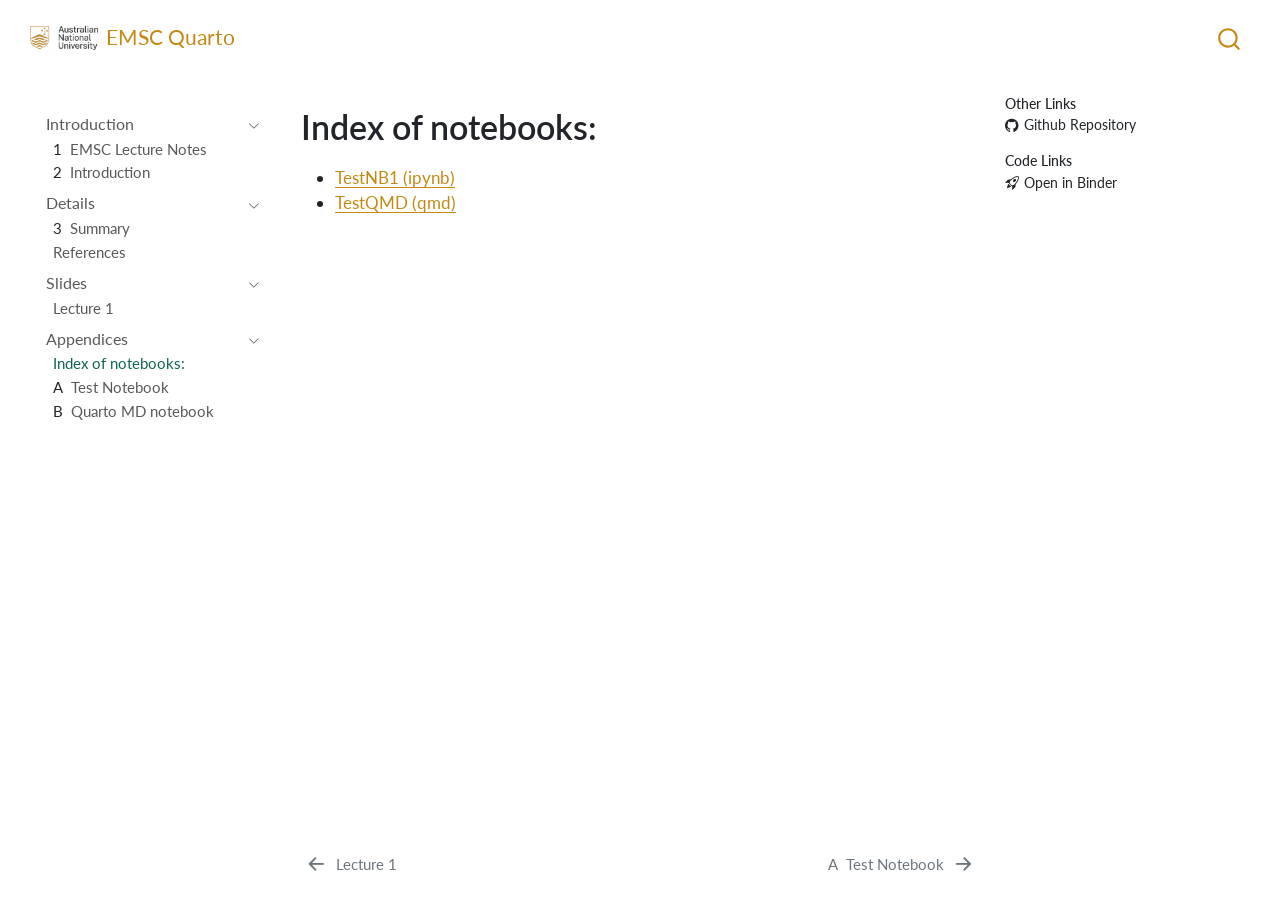
<file: _book/Notebooks/BinderLandingPage.html>
<!DOCTYPE html>
<html xmlns="http://www.w3.org/1999/xhtml" lang="en" xml:lang="en"><head>

<meta charset="utf-8">
<meta name="generator" content="quarto-1.4.550">

<meta name="viewport" content="width=device-width, initial-scale=1.0, user-scalable=yes">


<title>EMSC Quarto - Index of notebooks:</title>
<style>
code{white-space: pre-wrap;}
span.smallcaps{font-variant: small-caps;}
div.columns{display: flex; gap: min(4vw, 1.5em);}
div.column{flex: auto; overflow-x: auto;}
div.hanging-indent{margin-left: 1.5em; text-indent: -1.5em;}
ul.task-list{list-style: none;}
ul.task-list li input[type="checkbox"] {
  width: 0.8em;
  margin: 0 0.8em 0.2em -1em; /* quarto-specific, see https://github.com/quarto-dev/quarto-cli/issues/4556 */ 
  vertical-align: middle;
}
</style>


<script src="../site_libs/quarto-nav/quarto-nav.js"></script>
<script src="../site_libs/quarto-nav/headroom.min.js"></script>
<script src="../site_libs/clipboard/clipboard.min.js"></script>
<script src="../site_libs/quarto-search/autocomplete.umd.js"></script>
<script src="../site_libs/quarto-search/fuse.min.js"></script>
<script src="../site_libs/quarto-search/quarto-search.js"></script>
<meta name="quarto:offset" content="../">
<link href="../Notebooks/TestNB1.html" rel="next">
<link href="../LectureSlides/Lecture1.html" rel="prev">
<script src="../site_libs/quarto-html/quarto.js"></script>
<script src="../site_libs/quarto-html/popper.min.js"></script>
<script src="../site_libs/quarto-html/tippy.umd.min.js"></script>
<script src="../site_libs/quarto-html/anchor.min.js"></script>
<link href="../site_libs/quarto-html/tippy.css" rel="stylesheet">
<link href="../site_libs/quarto-html/quarto-syntax-highlighting.css" rel="stylesheet" id="quarto-text-highlighting-styles">
<script src="../site_libs/bootstrap/bootstrap.min.js"></script>
<link href="../site_libs/bootstrap/bootstrap-icons.css" rel="stylesheet">
<link href="../site_libs/bootstrap/bootstrap.min.css" rel="stylesheet" id="quarto-bootstrap" data-mode="light">
<script id="quarto-search-options" type="application/json">{
  "location": "navbar",
  "copy-button": false,
  "collapse-after": 3,
  "panel-placement": "end",
  "type": "overlay",
  "limit": 50,
  "keyboard-shortcut": [
    "f",
    "/",
    "s"
  ],
  "show-item-context": false,
  "language": {
    "search-no-results-text": "No results",
    "search-matching-documents-text": "matching documents",
    "search-copy-link-title": "Copy link to search",
    "search-hide-matches-text": "Hide additional matches",
    "search-more-match-text": "more match in this document",
    "search-more-matches-text": "more matches in this document",
    "search-clear-button-title": "Clear",
    "search-text-placeholder": "",
    "search-detached-cancel-button-title": "Cancel",
    "search-submit-button-title": "Submit",
    "search-label": "Search"
  }
}</script>


</head>

<body class="nav-sidebar floating nav-fixed">

<div id="quarto-search-results"></div>
  <header id="quarto-header" class="headroom fixed-top">
    <nav class="navbar navbar-expand-lg " data-bs-theme="dark">
      <div class="navbar-container container-fluid">
      <div class="navbar-brand-container mx-auto">
    <a href="../index.html" class="navbar-brand navbar-brand-logo">
    <img src="../Images/ANU-logo.jpg" alt="" class="navbar-logo">
    </a>
    <a class="navbar-brand" href="../index.html">
    <span class="navbar-title">EMSC Quarto</span>
    </a>
  </div>
        <div class="quarto-navbar-tools">
</div>
          <div id="quarto-search" class="" title="Search"></div>
      </div> <!-- /container-fluid -->
    </nav>
  <nav class="quarto-secondary-nav">
    <div class="container-fluid d-flex">
      <button type="button" class="quarto-btn-toggle btn" data-bs-toggle="collapse" data-bs-target=".quarto-sidebar-collapse-item" aria-controls="quarto-sidebar" aria-expanded="false" aria-label="Toggle sidebar navigation" onclick="if (window.quartoToggleHeadroom) { window.quartoToggleHeadroom(); }">
        <i class="bi bi-layout-text-sidebar-reverse"></i>
      </button>
        <a class="flex-grow-1 no-decor" role="button" data-bs-toggle="collapse" data-bs-target=".quarto-sidebar-collapse-item" aria-controls="quarto-sidebar" aria-expanded="false" aria-label="Toggle sidebar navigation" onclick="if (window.quartoToggleHeadroom) { window.quartoToggleHeadroom(); }">      
          <h1 class="quarto-secondary-nav-title">Index of notebooks:</h1>
        </a>     
    </div>
  </nav>
</header>
<!-- content -->
<div id="quarto-content" class="quarto-container page-columns page-rows-contents page-layout-article page-navbar">
<!-- sidebar -->
  <nav id="quarto-sidebar" class="sidebar collapse collapse-horizontal quarto-sidebar-collapse-item sidebar-navigation floating overflow-auto">
    <div class="sidebar-menu-container"> 
    <ul class="list-unstyled mt-1">
        <li class="sidebar-item sidebar-item-section">
      <div class="sidebar-item-container"> 
            <a class="sidebar-item-text sidebar-link text-start" data-bs-toggle="collapse" data-bs-target="#quarto-sidebar-section-1" aria-expanded="true">
 <span class="menu-text">Introduction</span></a>
          <a class="sidebar-item-toggle text-start" data-bs-toggle="collapse" data-bs-target="#quarto-sidebar-section-1" aria-expanded="true" aria-label="Toggle section">
            <i class="bi bi-chevron-right ms-2"></i>
          </a> 
      </div>
      <ul id="quarto-sidebar-section-1" class="collapse list-unstyled sidebar-section depth1 show">  
          <li class="sidebar-item">
  <div class="sidebar-item-container"> 
  <a href="../index.html" class="sidebar-item-text sidebar-link">
 <span class="menu-text"><span class="chapter-number">1</span>&nbsp; <span class="chapter-title">EMSC Lecture Notes</span></span></a>
  </div>
</li>
          <li class="sidebar-item">
  <div class="sidebar-item-container"> 
  <a href="../intro.html" class="sidebar-item-text sidebar-link">
 <span class="menu-text"><span class="chapter-number">2</span>&nbsp; <span class="chapter-title">Introduction</span></span></a>
  </div>
</li>
      </ul>
  </li>
        <li class="sidebar-item sidebar-item-section">
      <div class="sidebar-item-container"> 
            <a class="sidebar-item-text sidebar-link text-start" data-bs-toggle="collapse" data-bs-target="#quarto-sidebar-section-2" aria-expanded="true">
 <span class="menu-text">Details</span></a>
          <a class="sidebar-item-toggle text-start" data-bs-toggle="collapse" data-bs-target="#quarto-sidebar-section-2" aria-expanded="true" aria-label="Toggle section">
            <i class="bi bi-chevron-right ms-2"></i>
          </a> 
      </div>
      <ul id="quarto-sidebar-section-2" class="collapse list-unstyled sidebar-section depth1 show">  
          <li class="sidebar-item">
  <div class="sidebar-item-container"> 
  <a href="../summary.html" class="sidebar-item-text sidebar-link">
 <span class="menu-text"><span class="chapter-number">3</span>&nbsp; <span class="chapter-title">Summary</span></span></a>
  </div>
</li>
          <li class="sidebar-item">
  <div class="sidebar-item-container"> 
  <a href="../references.html" class="sidebar-item-text sidebar-link">
 <span class="menu-text">References</span></a>
  </div>
</li>
      </ul>
  </li>
        <li class="sidebar-item sidebar-item-section">
      <div class="sidebar-item-container"> 
            <a class="sidebar-item-text sidebar-link text-start" data-bs-toggle="collapse" data-bs-target="#quarto-sidebar-section-3" aria-expanded="true">
 <span class="menu-text">Slides</span></a>
          <a class="sidebar-item-toggle text-start" data-bs-toggle="collapse" data-bs-target="#quarto-sidebar-section-3" aria-expanded="true" aria-label="Toggle section">
            <i class="bi bi-chevron-right ms-2"></i>
          </a> 
      </div>
      <ul id="quarto-sidebar-section-3" class="collapse list-unstyled sidebar-section depth1 show">  
          <li class="sidebar-item">
  <div class="sidebar-item-container"> 
  <a href="../LectureSlides/Lecture1.html" class="sidebar-item-text sidebar-link">
 <span class="menu-text">Lecture 1</span></a>
  </div>
</li>
      </ul>
  </li>
        <li class="sidebar-item sidebar-item-section">
      <div class="sidebar-item-container"> 
            <a class="sidebar-item-text sidebar-link text-start" data-bs-toggle="collapse" data-bs-target="#quarto-sidebar-section-4" aria-expanded="true">
 <span class="menu-text">Appendices</span></a>
          <a class="sidebar-item-toggle text-start" data-bs-toggle="collapse" data-bs-target="#quarto-sidebar-section-4" aria-expanded="true" aria-label="Toggle section">
            <i class="bi bi-chevron-right ms-2"></i>
          </a> 
      </div>
      <ul id="quarto-sidebar-section-4" class="collapse list-unstyled sidebar-section depth1 show">  
          <li class="sidebar-item">
  <div class="sidebar-item-container"> 
  <a href="../Notebooks/BinderLandingPage.html" class="sidebar-item-text sidebar-link active">
 <span class="menu-text">Index of notebooks:</span></a>
  </div>
</li>
          <li class="sidebar-item">
  <div class="sidebar-item-container"> 
  <a href="../Notebooks/TestNB1.html" class="sidebar-item-text sidebar-link">
 <span class="menu-text"><span class="chapter-number">A</span>&nbsp; <span class="chapter-title">Test Notebook</span></span></a>
  </div>
</li>
          <li class="sidebar-item">
  <div class="sidebar-item-container"> 
  <a href="../Notebooks/TestQMD_NB1.html" class="sidebar-item-text sidebar-link">
 <span class="menu-text"><span class="chapter-number">B</span>&nbsp; <span class="chapter-title">Quarto MD notebook</span></span></a>
  </div>
</li>
      </ul>
  </li>
    </ul>
    </div>
</nav>
<div id="quarto-sidebar-glass" class="quarto-sidebar-collapse-item" data-bs-toggle="collapse" data-bs-target=".quarto-sidebar-collapse-item"></div>
<!-- margin-sidebar -->
    <div id="quarto-margin-sidebar" class="sidebar margin-sidebar">
    <div class="quarto-other-links"><h2>Other Links</h2><ul><li><a href="https://github.com/ANU-RSES-Education/EMSC-QuartoBook"><i class="bi bi-github"></i>Github Repository</a></li></ul></div><div class="quarto-code-links"><h2>Code Links</h2><ul><li><a href="https://mybinder.org/v2/gh/ANU-RSES-Education/EMSC-QuartoBook/HEAD?labpath=WebBook/Notebooks%2FBinderLandingPage.qmd"><i class="bi bi-rocket-takeoff"></i>Open in Binder</a></li></ul></div></div>
<!-- main -->
<main class="content" id="quarto-document-content">

<header id="title-block-header" class="quarto-title-block default">
<div class="quarto-title">
<h1 class="title d-none d-lg-block">Index of notebooks:</h1>
</div>



<div class="quarto-title-meta">

    
  
    
  </div>
  


</header>


<ul>
<li><a href="../Notebooks/TestNB1.html">TestNB1 (ipynb)</a></li>
<li><a href="../Notebooks/TestQMD_NB1.html">TestQMD (qmd)</a></li>
</ul>



</main> <!-- /main -->
<script id="quarto-html-after-body" type="application/javascript">
window.document.addEventListener("DOMContentLoaded", function (event) {
  const toggleBodyColorMode = (bsSheetEl) => {
    const mode = bsSheetEl.getAttribute("data-mode");
    const bodyEl = window.document.querySelector("body");
    if (mode === "dark") {
      bodyEl.classList.add("quarto-dark");
      bodyEl.classList.remove("quarto-light");
    } else {
      bodyEl.classList.add("quarto-light");
      bodyEl.classList.remove("quarto-dark");
    }
  }
  const toggleBodyColorPrimary = () => {
    const bsSheetEl = window.document.querySelector("link#quarto-bootstrap");
    if (bsSheetEl) {
      toggleBodyColorMode(bsSheetEl);
    }
  }
  toggleBodyColorPrimary();  
  const icon = "";
  const anchorJS = new window.AnchorJS();
  anchorJS.options = {
    placement: 'right',
    icon: icon
  };
  anchorJS.add('.anchored');
  const isCodeAnnotation = (el) => {
    for (const clz of el.classList) {
      if (clz.startsWith('code-annotation-')) {                     
        return true;
      }
    }
    return false;
  }
  const clipboard = new window.ClipboardJS('.code-copy-button', {
    text: function(trigger) {
      const codeEl = trigger.previousElementSibling.cloneNode(true);
      for (const childEl of codeEl.children) {
        if (isCodeAnnotation(childEl)) {
          childEl.remove();
        }
      }
      return codeEl.innerText;
    }
  });
  clipboard.on('success', function(e) {
    // button target
    const button = e.trigger;
    // don't keep focus
    button.blur();
    // flash "checked"
    button.classList.add('code-copy-button-checked');
    var currentTitle = button.getAttribute("title");
    button.setAttribute("title", "Copied!");
    let tooltip;
    if (window.bootstrap) {
      button.setAttribute("data-bs-toggle", "tooltip");
      button.setAttribute("data-bs-placement", "left");
      button.setAttribute("data-bs-title", "Copied!");
      tooltip = new bootstrap.Tooltip(button, 
        { trigger: "manual", 
          customClass: "code-copy-button-tooltip",
          offset: [0, -8]});
      tooltip.show();    
    }
    setTimeout(function() {
      if (tooltip) {
        tooltip.hide();
        button.removeAttribute("data-bs-title");
        button.removeAttribute("data-bs-toggle");
        button.removeAttribute("data-bs-placement");
      }
      button.setAttribute("title", currentTitle);
      button.classList.remove('code-copy-button-checked');
    }, 1000);
    // clear code selection
    e.clearSelection();
  });
  function tippyHover(el, contentFn, onTriggerFn, onUntriggerFn) {
    const config = {
      allowHTML: true,
      maxWidth: 500,
      delay: 100,
      arrow: false,
      appendTo: function(el) {
          return el.parentElement;
      },
      interactive: true,
      interactiveBorder: 10,
      theme: 'quarto',
      placement: 'bottom-start',
    };
    if (contentFn) {
      config.content = contentFn;
    }
    if (onTriggerFn) {
      config.onTrigger = onTriggerFn;
    }
    if (onUntriggerFn) {
      config.onUntrigger = onUntriggerFn;
    }
    window.tippy(el, config); 
  }
  const noterefs = window.document.querySelectorAll('a[role="doc-noteref"]');
  for (var i=0; i<noterefs.length; i++) {
    const ref = noterefs[i];
    tippyHover(ref, function() {
      // use id or data attribute instead here
      let href = ref.getAttribute('data-footnote-href') || ref.getAttribute('href');
      try { href = new URL(href).hash; } catch {}
      const id = href.replace(/^#\/?/, "");
      const note = window.document.getElementById(id);
      return note.innerHTML;
    });
  }
  const xrefs = window.document.querySelectorAll('a.quarto-xref');
  const processXRef = (id, note) => {
    // Strip column container classes
    const stripColumnClz = (el) => {
      el.classList.remove("page-full", "page-columns");
      if (el.children) {
        for (const child of el.children) {
          stripColumnClz(child);
        }
      }
    }
    stripColumnClz(note)
    if (id === null || id.startsWith('sec-')) {
      // Special case sections, only their first couple elements
      const container = document.createElement("div");
      if (note.children && note.children.length > 2) {
        container.appendChild(note.children[0].cloneNode(true));
        for (let i = 1; i < note.children.length; i++) {
          const child = note.children[i];
          if (child.tagName === "P" && child.innerText === "") {
            continue;
          } else {
            container.appendChild(child.cloneNode(true));
            break;
          }
        }
        if (window.Quarto?.typesetMath) {
          window.Quarto.typesetMath(container);
        }
        return container.innerHTML
      } else {
        if (window.Quarto?.typesetMath) {
          window.Quarto.typesetMath(note);
        }
        return note.innerHTML;
      }
    } else {
      // Remove any anchor links if they are present
      const anchorLink = note.querySelector('a.anchorjs-link');
      if (anchorLink) {
        anchorLink.remove();
      }
      if (window.Quarto?.typesetMath) {
        window.Quarto.typesetMath(note);
      }
      // TODO in 1.5, we should make sure this works without a callout special case
      if (note.classList.contains("callout")) {
        return note.outerHTML;
      } else {
        return note.innerHTML;
      }
    }
  }
  for (var i=0; i<xrefs.length; i++) {
    const xref = xrefs[i];
    tippyHover(xref, undefined, function(instance) {
      instance.disable();
      let url = xref.getAttribute('href');
      let hash = undefined; 
      if (url.startsWith('#')) {
        hash = url;
      } else {
        try { hash = new URL(url).hash; } catch {}
      }
      if (hash) {
        const id = hash.replace(/^#\/?/, "");
        const note = window.document.getElementById(id);
        if (note !== null) {
          try {
            const html = processXRef(id, note.cloneNode(true));
            instance.setContent(html);
          } finally {
            instance.enable();
            instance.show();
          }
        } else {
          // See if we can fetch this
          fetch(url.split('#')[0])
          .then(res => res.text())
          .then(html => {
            const parser = new DOMParser();
            const htmlDoc = parser.parseFromString(html, "text/html");
            const note = htmlDoc.getElementById(id);
            if (note !== null) {
              const html = processXRef(id, note);
              instance.setContent(html);
            } 
          }).finally(() => {
            instance.enable();
            instance.show();
          });
        }
      } else {
        // See if we can fetch a full url (with no hash to target)
        // This is a special case and we should probably do some content thinning / targeting
        fetch(url)
        .then(res => res.text())
        .then(html => {
          const parser = new DOMParser();
          const htmlDoc = parser.parseFromString(html, "text/html");
          const note = htmlDoc.querySelector('main.content');
          if (note !== null) {
            // This should only happen for chapter cross references
            // (since there is no id in the URL)
            // remove the first header
            if (note.children.length > 0 && note.children[0].tagName === "HEADER") {
              note.children[0].remove();
            }
            const html = processXRef(null, note);
            instance.setContent(html);
          } 
        }).finally(() => {
          instance.enable();
          instance.show();
        });
      }
    }, function(instance) {
    });
  }
      let selectedAnnoteEl;
      const selectorForAnnotation = ( cell, annotation) => {
        let cellAttr = 'data-code-cell="' + cell + '"';
        let lineAttr = 'data-code-annotation="' +  annotation + '"';
        const selector = 'span[' + cellAttr + '][' + lineAttr + ']';
        return selector;
      }
      const selectCodeLines = (annoteEl) => {
        const doc = window.document;
        const targetCell = annoteEl.getAttribute("data-target-cell");
        const targetAnnotation = annoteEl.getAttribute("data-target-annotation");
        const annoteSpan = window.document.querySelector(selectorForAnnotation(targetCell, targetAnnotation));
        const lines = annoteSpan.getAttribute("data-code-lines").split(",");
        const lineIds = lines.map((line) => {
          return targetCell + "-" + line;
        })
        let top = null;
        let height = null;
        let parent = null;
        if (lineIds.length > 0) {
            //compute the position of the single el (top and bottom and make a div)
            const el = window.document.getElementById(lineIds[0]);
            top = el.offsetTop;
            height = el.offsetHeight;
            parent = el.parentElement.parentElement;
          if (lineIds.length > 1) {
            const lastEl = window.document.getElementById(lineIds[lineIds.length - 1]);
            const bottom = lastEl.offsetTop + lastEl.offsetHeight;
            height = bottom - top;
          }
          if (top !== null && height !== null && parent !== null) {
            // cook up a div (if necessary) and position it 
            let div = window.document.getElementById("code-annotation-line-highlight");
            if (div === null) {
              div = window.document.createElement("div");
              div.setAttribute("id", "code-annotation-line-highlight");
              div.style.position = 'absolute';
              parent.appendChild(div);
            }
            div.style.top = top - 2 + "px";
            div.style.height = height + 4 + "px";
            div.style.left = 0;
            let gutterDiv = window.document.getElementById("code-annotation-line-highlight-gutter");
            if (gutterDiv === null) {
              gutterDiv = window.document.createElement("div");
              gutterDiv.setAttribute("id", "code-annotation-line-highlight-gutter");
              gutterDiv.style.position = 'absolute';
              const codeCell = window.document.getElementById(targetCell);
              const gutter = codeCell.querySelector('.code-annotation-gutter');
              gutter.appendChild(gutterDiv);
            }
            gutterDiv.style.top = top - 2 + "px";
            gutterDiv.style.height = height + 4 + "px";
          }
          selectedAnnoteEl = annoteEl;
        }
      };
      const unselectCodeLines = () => {
        const elementsIds = ["code-annotation-line-highlight", "code-annotation-line-highlight-gutter"];
        elementsIds.forEach((elId) => {
          const div = window.document.getElementById(elId);
          if (div) {
            div.remove();
          }
        });
        selectedAnnoteEl = undefined;
      };
        // Handle positioning of the toggle
    window.addEventListener(
      "resize",
      throttle(() => {
        elRect = undefined;
        if (selectedAnnoteEl) {
          selectCodeLines(selectedAnnoteEl);
        }
      }, 10)
    );
    function throttle(fn, ms) {
    let throttle = false;
    let timer;
      return (...args) => {
        if(!throttle) { // first call gets through
            fn.apply(this, args);
            throttle = true;
        } else { // all the others get throttled
            if(timer) clearTimeout(timer); // cancel #2
            timer = setTimeout(() => {
              fn.apply(this, args);
              timer = throttle = false;
            }, ms);
        }
      };
    }
      // Attach click handler to the DT
      const annoteDls = window.document.querySelectorAll('dt[data-target-cell]');
      for (const annoteDlNode of annoteDls) {
        annoteDlNode.addEventListener('click', (event) => {
          const clickedEl = event.target;
          if (clickedEl !== selectedAnnoteEl) {
            unselectCodeLines();
            const activeEl = window.document.querySelector('dt[data-target-cell].code-annotation-active');
            if (activeEl) {
              activeEl.classList.remove('code-annotation-active');
            }
            selectCodeLines(clickedEl);
            clickedEl.classList.add('code-annotation-active');
          } else {
            // Unselect the line
            unselectCodeLines();
            clickedEl.classList.remove('code-annotation-active');
          }
        });
      }
  const findCites = (el) => {
    const parentEl = el.parentElement;
    if (parentEl) {
      const cites = parentEl.dataset.cites;
      if (cites) {
        return {
          el,
          cites: cites.split(' ')
        };
      } else {
        return findCites(el.parentElement)
      }
    } else {
      return undefined;
    }
  };
  var bibliorefs = window.document.querySelectorAll('a[role="doc-biblioref"]');
  for (var i=0; i<bibliorefs.length; i++) {
    const ref = bibliorefs[i];
    const citeInfo = findCites(ref);
    if (citeInfo) {
      tippyHover(citeInfo.el, function() {
        var popup = window.document.createElement('div');
        citeInfo.cites.forEach(function(cite) {
          var citeDiv = window.document.createElement('div');
          citeDiv.classList.add('hanging-indent');
          citeDiv.classList.add('csl-entry');
          var biblioDiv = window.document.getElementById('ref-' + cite);
          if (biblioDiv) {
            citeDiv.innerHTML = biblioDiv.innerHTML;
          }
          popup.appendChild(citeDiv);
        });
        return popup.innerHTML;
      });
    }
  }
});
</script>
<nav class="page-navigation">
  <div class="nav-page nav-page-previous">
      <a href="../LectureSlides/Lecture1.html" class="pagination-link" aria-label="Lecture 1">
        <i class="bi bi-arrow-left-short"></i> <span class="nav-page-text">Lecture 1</span>
      </a>          
  </div>
  <div class="nav-page nav-page-next">
      <a href="../Notebooks/TestNB1.html" class="pagination-link" aria-label="Test Notebook">
        <span class="nav-page-text"><span class="chapter-number">A</span>&nbsp; <span class="chapter-title">Test Notebook</span></span> <i class="bi bi-arrow-right-short"></i>
      </a>
  </div>
</nav>
</div> <!-- /content -->




</body></html>
</file>
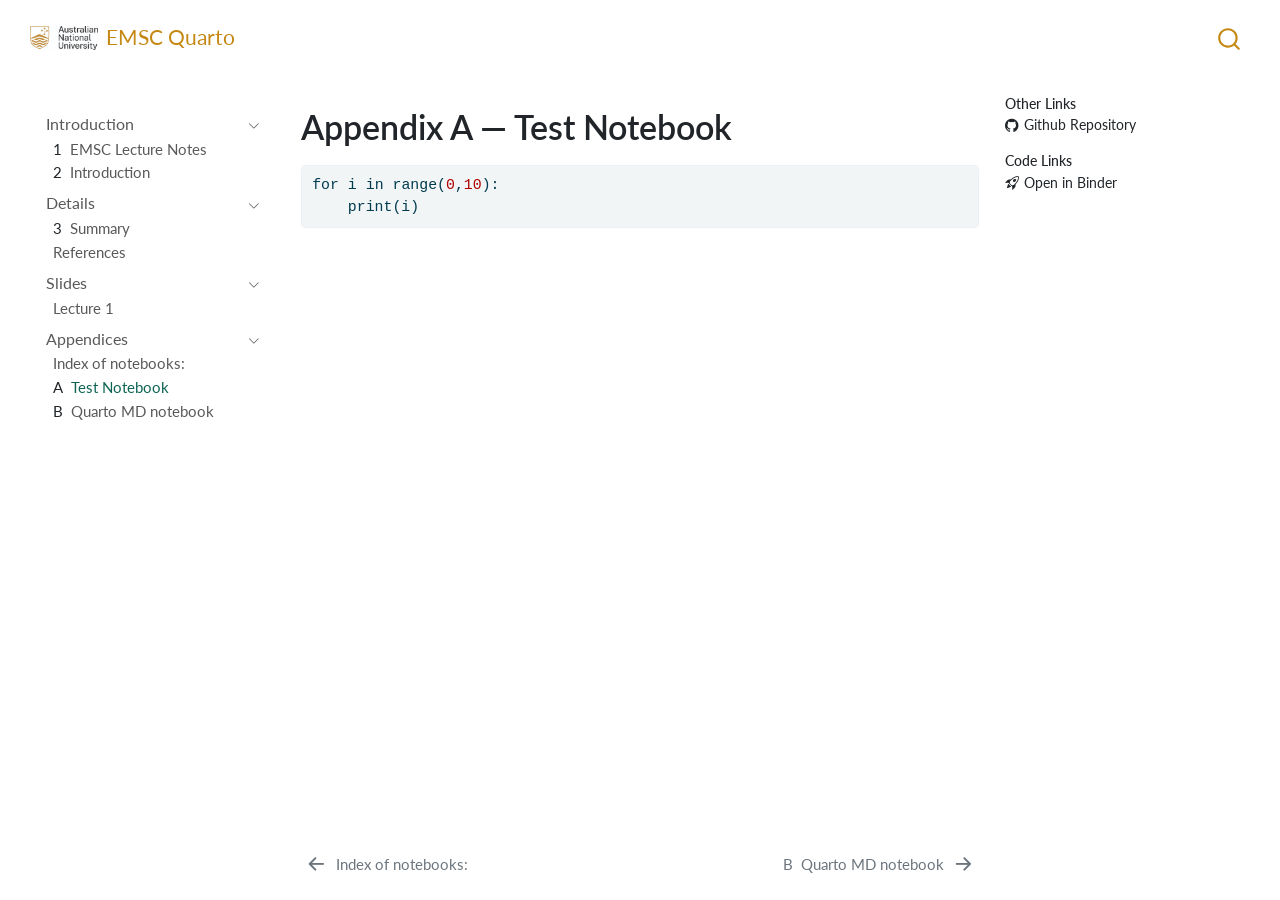
<file: _book/Notebooks/TestNB1.html>
<!DOCTYPE html>
<html xmlns="http://www.w3.org/1999/xhtml" lang="en" xml:lang="en"><head>

<meta charset="utf-8">
<meta name="generator" content="quarto-1.4.550">

<meta name="viewport" content="width=device-width, initial-scale=1.0, user-scalable=yes">


<title>EMSC Quarto - Appendix A — Test Notebook</title>
<style>
code{white-space: pre-wrap;}
span.smallcaps{font-variant: small-caps;}
div.columns{display: flex; gap: min(4vw, 1.5em);}
div.column{flex: auto; overflow-x: auto;}
div.hanging-indent{margin-left: 1.5em; text-indent: -1.5em;}
ul.task-list{list-style: none;}
ul.task-list li input[type="checkbox"] {
  width: 0.8em;
  margin: 0 0.8em 0.2em -1em; /* quarto-specific, see https://github.com/quarto-dev/quarto-cli/issues/4556 */ 
  vertical-align: middle;
}
/* CSS for syntax highlighting */
pre > code.sourceCode { white-space: pre; position: relative; }
pre > code.sourceCode > span { line-height: 1.25; }
pre > code.sourceCode > span:empty { height: 1.2em; }
.sourceCode { overflow: visible; }
code.sourceCode > span { color: inherit; text-decoration: inherit; }
div.sourceCode { margin: 1em 0; }
pre.sourceCode { margin: 0; }
@media screen {
div.sourceCode { overflow: auto; }
}
@media print {
pre > code.sourceCode { white-space: pre-wrap; }
pre > code.sourceCode > span { text-indent: -5em; padding-left: 5em; }
}
pre.numberSource code
  { counter-reset: source-line 0; }
pre.numberSource code > span
  { position: relative; left: -4em; counter-increment: source-line; }
pre.numberSource code > span > a:first-child::before
  { content: counter(source-line);
    position: relative; left: -1em; text-align: right; vertical-align: baseline;
    border: none; display: inline-block;
    -webkit-touch-callout: none; -webkit-user-select: none;
    -khtml-user-select: none; -moz-user-select: none;
    -ms-user-select: none; user-select: none;
    padding: 0 4px; width: 4em;
  }
pre.numberSource { margin-left: 3em;  padding-left: 4px; }
div.sourceCode
  {   }
@media screen {
pre > code.sourceCode > span > a:first-child::before { text-decoration: underline; }
}
</style>


<script src="../site_libs/quarto-nav/quarto-nav.js"></script>
<script src="../site_libs/quarto-nav/headroom.min.js"></script>
<script src="../site_libs/clipboard/clipboard.min.js"></script>
<script src="../site_libs/quarto-search/autocomplete.umd.js"></script>
<script src="../site_libs/quarto-search/fuse.min.js"></script>
<script src="../site_libs/quarto-search/quarto-search.js"></script>
<meta name="quarto:offset" content="../">
<link href="../Notebooks/TestQMD_NB1.html" rel="next">
<link href="../Notebooks/BinderLandingPage.html" rel="prev">
<script src="../site_libs/quarto-html/quarto.js"></script>
<script src="../site_libs/quarto-html/popper.min.js"></script>
<script src="../site_libs/quarto-html/tippy.umd.min.js"></script>
<script src="../site_libs/quarto-html/anchor.min.js"></script>
<link href="../site_libs/quarto-html/tippy.css" rel="stylesheet">
<link href="../site_libs/quarto-html/quarto-syntax-highlighting.css" rel="stylesheet" id="quarto-text-highlighting-styles">
<script src="../site_libs/bootstrap/bootstrap.min.js"></script>
<link href="../site_libs/bootstrap/bootstrap-icons.css" rel="stylesheet">
<link href="../site_libs/bootstrap/bootstrap.min.css" rel="stylesheet" id="quarto-bootstrap" data-mode="light">
<script id="quarto-search-options" type="application/json">{
  "location": "navbar",
  "copy-button": false,
  "collapse-after": 3,
  "panel-placement": "end",
  "type": "overlay",
  "limit": 50,
  "keyboard-shortcut": [
    "f",
    "/",
    "s"
  ],
  "show-item-context": false,
  "language": {
    "search-no-results-text": "No results",
    "search-matching-documents-text": "matching documents",
    "search-copy-link-title": "Copy link to search",
    "search-hide-matches-text": "Hide additional matches",
    "search-more-match-text": "more match in this document",
    "search-more-matches-text": "more matches in this document",
    "search-clear-button-title": "Clear",
    "search-text-placeholder": "",
    "search-detached-cancel-button-title": "Cancel",
    "search-submit-button-title": "Submit",
    "search-label": "Search"
  }
}</script>


</head>

<body class="nav-sidebar floating nav-fixed">

<div id="quarto-search-results"></div>
  <header id="quarto-header" class="headroom fixed-top">
    <nav class="navbar navbar-expand-lg " data-bs-theme="dark">
      <div class="navbar-container container-fluid">
      <div class="navbar-brand-container mx-auto">
    <a href="../index.html" class="navbar-brand navbar-brand-logo">
    <img src="../Images/ANU-logo.jpg" alt="" class="navbar-logo">
    </a>
    <a class="navbar-brand" href="../index.html">
    <span class="navbar-title">EMSC Quarto</span>
    </a>
  </div>
        <div class="quarto-navbar-tools">
</div>
          <div id="quarto-search" class="" title="Search"></div>
      </div> <!-- /container-fluid -->
    </nav>
  <nav class="quarto-secondary-nav">
    <div class="container-fluid d-flex">
      <button type="button" class="quarto-btn-toggle btn" data-bs-toggle="collapse" data-bs-target=".quarto-sidebar-collapse-item" aria-controls="quarto-sidebar" aria-expanded="false" aria-label="Toggle sidebar navigation" onclick="if (window.quartoToggleHeadroom) { window.quartoToggleHeadroom(); }">
        <i class="bi bi-layout-text-sidebar-reverse"></i>
      </button>
        <a class="flex-grow-1 no-decor" role="button" data-bs-toggle="collapse" data-bs-target=".quarto-sidebar-collapse-item" aria-controls="quarto-sidebar" aria-expanded="false" aria-label="Toggle sidebar navigation" onclick="if (window.quartoToggleHeadroom) { window.quartoToggleHeadroom(); }">      
          <h1 class="quarto-secondary-nav-title">Appendix A — Test Notebook</h1>
        </a>     
    </div>
  </nav>
</header>
<!-- content -->
<div id="quarto-content" class="quarto-container page-columns page-rows-contents page-layout-article page-navbar">
<!-- sidebar -->
  <nav id="quarto-sidebar" class="sidebar collapse collapse-horizontal quarto-sidebar-collapse-item sidebar-navigation floating overflow-auto">
    <div class="sidebar-menu-container"> 
    <ul class="list-unstyled mt-1">
        <li class="sidebar-item sidebar-item-section">
      <div class="sidebar-item-container"> 
            <a class="sidebar-item-text sidebar-link text-start" data-bs-toggle="collapse" data-bs-target="#quarto-sidebar-section-1" aria-expanded="true">
 <span class="menu-text">Introduction</span></a>
          <a class="sidebar-item-toggle text-start" data-bs-toggle="collapse" data-bs-target="#quarto-sidebar-section-1" aria-expanded="true" aria-label="Toggle section">
            <i class="bi bi-chevron-right ms-2"></i>
          </a> 
      </div>
      <ul id="quarto-sidebar-section-1" class="collapse list-unstyled sidebar-section depth1 show">  
          <li class="sidebar-item">
  <div class="sidebar-item-container"> 
  <a href="../index.html" class="sidebar-item-text sidebar-link">
 <span class="menu-text"><span class="chapter-number">1</span>&nbsp; <span class="chapter-title">EMSC Lecture Notes</span></span></a>
  </div>
</li>
          <li class="sidebar-item">
  <div class="sidebar-item-container"> 
  <a href="../intro.html" class="sidebar-item-text sidebar-link">
 <span class="menu-text"><span class="chapter-number">2</span>&nbsp; <span class="chapter-title">Introduction</span></span></a>
  </div>
</li>
      </ul>
  </li>
        <li class="sidebar-item sidebar-item-section">
      <div class="sidebar-item-container"> 
            <a class="sidebar-item-text sidebar-link text-start" data-bs-toggle="collapse" data-bs-target="#quarto-sidebar-section-2" aria-expanded="true">
 <span class="menu-text">Details</span></a>
          <a class="sidebar-item-toggle text-start" data-bs-toggle="collapse" data-bs-target="#quarto-sidebar-section-2" aria-expanded="true" aria-label="Toggle section">
            <i class="bi bi-chevron-right ms-2"></i>
          </a> 
      </div>
      <ul id="quarto-sidebar-section-2" class="collapse list-unstyled sidebar-section depth1 show">  
          <li class="sidebar-item">
  <div class="sidebar-item-container"> 
  <a href="../summary.html" class="sidebar-item-text sidebar-link">
 <span class="menu-text"><span class="chapter-number">3</span>&nbsp; <span class="chapter-title">Summary</span></span></a>
  </div>
</li>
          <li class="sidebar-item">
  <div class="sidebar-item-container"> 
  <a href="../references.html" class="sidebar-item-text sidebar-link">
 <span class="menu-text">References</span></a>
  </div>
</li>
      </ul>
  </li>
        <li class="sidebar-item sidebar-item-section">
      <div class="sidebar-item-container"> 
            <a class="sidebar-item-text sidebar-link text-start" data-bs-toggle="collapse" data-bs-target="#quarto-sidebar-section-3" aria-expanded="true">
 <span class="menu-text">Slides</span></a>
          <a class="sidebar-item-toggle text-start" data-bs-toggle="collapse" data-bs-target="#quarto-sidebar-section-3" aria-expanded="true" aria-label="Toggle section">
            <i class="bi bi-chevron-right ms-2"></i>
          </a> 
      </div>
      <ul id="quarto-sidebar-section-3" class="collapse list-unstyled sidebar-section depth1 show">  
          <li class="sidebar-item">
  <div class="sidebar-item-container"> 
  <a href="../LectureSlides/Lecture1.html" class="sidebar-item-text sidebar-link">
 <span class="menu-text">Lecture 1</span></a>
  </div>
</li>
      </ul>
  </li>
        <li class="sidebar-item sidebar-item-section">
      <div class="sidebar-item-container"> 
            <a class="sidebar-item-text sidebar-link text-start" data-bs-toggle="collapse" data-bs-target="#quarto-sidebar-section-4" aria-expanded="true">
 <span class="menu-text">Appendices</span></a>
          <a class="sidebar-item-toggle text-start" data-bs-toggle="collapse" data-bs-target="#quarto-sidebar-section-4" aria-expanded="true" aria-label="Toggle section">
            <i class="bi bi-chevron-right ms-2"></i>
          </a> 
      </div>
      <ul id="quarto-sidebar-section-4" class="collapse list-unstyled sidebar-section depth1 show">  
          <li class="sidebar-item">
  <div class="sidebar-item-container"> 
  <a href="../Notebooks/BinderLandingPage.html" class="sidebar-item-text sidebar-link">
 <span class="menu-text">Index of notebooks:</span></a>
  </div>
</li>
          <li class="sidebar-item">
  <div class="sidebar-item-container"> 
  <a href="../Notebooks/TestNB1.html" class="sidebar-item-text sidebar-link active">
 <span class="menu-text"><span class="chapter-number">A</span>&nbsp; <span class="chapter-title">Test Notebook</span></span></a>
  </div>
</li>
          <li class="sidebar-item">
  <div class="sidebar-item-container"> 
  <a href="../Notebooks/TestQMD_NB1.html" class="sidebar-item-text sidebar-link">
 <span class="menu-text"><span class="chapter-number">B</span>&nbsp; <span class="chapter-title">Quarto MD notebook</span></span></a>
  </div>
</li>
      </ul>
  </li>
    </ul>
    </div>
</nav>
<div id="quarto-sidebar-glass" class="quarto-sidebar-collapse-item" data-bs-toggle="collapse" data-bs-target=".quarto-sidebar-collapse-item"></div>
<!-- margin-sidebar -->
    <div id="quarto-margin-sidebar" class="sidebar margin-sidebar">
        
    <div class="quarto-other-links"><h2>Other Links</h2><ul><li><a href="https://github.com/ANU-RSES-Education/EMSC-QuartoBook"><i class="bi bi-github"></i>Github Repository</a></li></ul></div><div class="quarto-code-links"><h2>Code Links</h2><ul><li><a href="https://mybinder.org/v2/gh/ANU-RSES-Education/EMSC-QuartoBook/HEAD?labpath=WebBook/Notebooks%2FBinderLandingPage.qmd"><i class="bi bi-rocket-takeoff"></i>Open in Binder</a></li></ul></div></div>
<!-- main -->
<main class="content" id="quarto-document-content">

<header id="title-block-header" class="quarto-title-block default">
<div class="quarto-title">
<h1 class="title d-none d-lg-block">Appendix A — Test Notebook</h1>
</div>



<div class="quarto-title-meta">

    
  
    
  </div>
  


</header>


<div id="d9b6cb04-b4a4-452f-9cbe-e1e5e7e42df1" class="cell">
<div class="sourceCode cell-code" id="cb1"><pre class="sourceCode python code-with-copy"><code class="sourceCode python"><span id="cb1-1"><a href="#cb1-1" aria-hidden="true" tabindex="-1"></a><span class="cf">for</span> i <span class="kw">in</span> <span class="bu">range</span>(<span class="dv">0</span>,<span class="dv">10</span>):</span>
<span id="cb1-2"><a href="#cb1-2" aria-hidden="true" tabindex="-1"></a>    <span class="bu">print</span>(i)</span></code><button title="Copy to Clipboard" class="code-copy-button"><i class="bi"></i></button></pre></div>
</div>



</main> <!-- /main -->
<script id="quarto-html-after-body" type="application/javascript">
window.document.addEventListener("DOMContentLoaded", function (event) {
  const toggleBodyColorMode = (bsSheetEl) => {
    const mode = bsSheetEl.getAttribute("data-mode");
    const bodyEl = window.document.querySelector("body");
    if (mode === "dark") {
      bodyEl.classList.add("quarto-dark");
      bodyEl.classList.remove("quarto-light");
    } else {
      bodyEl.classList.add("quarto-light");
      bodyEl.classList.remove("quarto-dark");
    }
  }
  const toggleBodyColorPrimary = () => {
    const bsSheetEl = window.document.querySelector("link#quarto-bootstrap");
    if (bsSheetEl) {
      toggleBodyColorMode(bsSheetEl);
    }
  }
  toggleBodyColorPrimary();  
  const icon = "";
  const anchorJS = new window.AnchorJS();
  anchorJS.options = {
    placement: 'right',
    icon: icon
  };
  anchorJS.add('.anchored');
  const isCodeAnnotation = (el) => {
    for (const clz of el.classList) {
      if (clz.startsWith('code-annotation-')) {                     
        return true;
      }
    }
    return false;
  }
  const clipboard = new window.ClipboardJS('.code-copy-button', {
    text: function(trigger) {
      const codeEl = trigger.previousElementSibling.cloneNode(true);
      for (const childEl of codeEl.children) {
        if (isCodeAnnotation(childEl)) {
          childEl.remove();
        }
      }
      return codeEl.innerText;
    }
  });
  clipboard.on('success', function(e) {
    // button target
    const button = e.trigger;
    // don't keep focus
    button.blur();
    // flash "checked"
    button.classList.add('code-copy-button-checked');
    var currentTitle = button.getAttribute("title");
    button.setAttribute("title", "Copied!");
    let tooltip;
    if (window.bootstrap) {
      button.setAttribute("data-bs-toggle", "tooltip");
      button.setAttribute("data-bs-placement", "left");
      button.setAttribute("data-bs-title", "Copied!");
      tooltip = new bootstrap.Tooltip(button, 
        { trigger: "manual", 
          customClass: "code-copy-button-tooltip",
          offset: [0, -8]});
      tooltip.show();    
    }
    setTimeout(function() {
      if (tooltip) {
        tooltip.hide();
        button.removeAttribute("data-bs-title");
        button.removeAttribute("data-bs-toggle");
        button.removeAttribute("data-bs-placement");
      }
      button.setAttribute("title", currentTitle);
      button.classList.remove('code-copy-button-checked');
    }, 1000);
    // clear code selection
    e.clearSelection();
  });
  function tippyHover(el, contentFn, onTriggerFn, onUntriggerFn) {
    const config = {
      allowHTML: true,
      maxWidth: 500,
      delay: 100,
      arrow: false,
      appendTo: function(el) {
          return el.parentElement;
      },
      interactive: true,
      interactiveBorder: 10,
      theme: 'quarto',
      placement: 'bottom-start',
    };
    if (contentFn) {
      config.content = contentFn;
    }
    if (onTriggerFn) {
      config.onTrigger = onTriggerFn;
    }
    if (onUntriggerFn) {
      config.onUntrigger = onUntriggerFn;
    }
    window.tippy(el, config); 
  }
  const noterefs = window.document.querySelectorAll('a[role="doc-noteref"]');
  for (var i=0; i<noterefs.length; i++) {
    const ref = noterefs[i];
    tippyHover(ref, function() {
      // use id or data attribute instead here
      let href = ref.getAttribute('data-footnote-href') || ref.getAttribute('href');
      try { href = new URL(href).hash; } catch {}
      const id = href.replace(/^#\/?/, "");
      const note = window.document.getElementById(id);
      return note.innerHTML;
    });
  }
  const xrefs = window.document.querySelectorAll('a.quarto-xref');
  const processXRef = (id, note) => {
    // Strip column container classes
    const stripColumnClz = (el) => {
      el.classList.remove("page-full", "page-columns");
      if (el.children) {
        for (const child of el.children) {
          stripColumnClz(child);
        }
      }
    }
    stripColumnClz(note)
    if (id === null || id.startsWith('sec-')) {
      // Special case sections, only their first couple elements
      const container = document.createElement("div");
      if (note.children && note.children.length > 2) {
        container.appendChild(note.children[0].cloneNode(true));
        for (let i = 1; i < note.children.length; i++) {
          const child = note.children[i];
          if (child.tagName === "P" && child.innerText === "") {
            continue;
          } else {
            container.appendChild(child.cloneNode(true));
            break;
          }
        }
        if (window.Quarto?.typesetMath) {
          window.Quarto.typesetMath(container);
        }
        return container.innerHTML
      } else {
        if (window.Quarto?.typesetMath) {
          window.Quarto.typesetMath(note);
        }
        return note.innerHTML;
      }
    } else {
      // Remove any anchor links if they are present
      const anchorLink = note.querySelector('a.anchorjs-link');
      if (anchorLink) {
        anchorLink.remove();
      }
      if (window.Quarto?.typesetMath) {
        window.Quarto.typesetMath(note);
      }
      // TODO in 1.5, we should make sure this works without a callout special case
      if (note.classList.contains("callout")) {
        return note.outerHTML;
      } else {
        return note.innerHTML;
      }
    }
  }
  for (var i=0; i<xrefs.length; i++) {
    const xref = xrefs[i];
    tippyHover(xref, undefined, function(instance) {
      instance.disable();
      let url = xref.getAttribute('href');
      let hash = undefined; 
      if (url.startsWith('#')) {
        hash = url;
      } else {
        try { hash = new URL(url).hash; } catch {}
      }
      if (hash) {
        const id = hash.replace(/^#\/?/, "");
        const note = window.document.getElementById(id);
        if (note !== null) {
          try {
            const html = processXRef(id, note.cloneNode(true));
            instance.setContent(html);
          } finally {
            instance.enable();
            instance.show();
          }
        } else {
          // See if we can fetch this
          fetch(url.split('#')[0])
          .then(res => res.text())
          .then(html => {
            const parser = new DOMParser();
            const htmlDoc = parser.parseFromString(html, "text/html");
            const note = htmlDoc.getElementById(id);
            if (note !== null) {
              const html = processXRef(id, note);
              instance.setContent(html);
            } 
          }).finally(() => {
            instance.enable();
            instance.show();
          });
        }
      } else {
        // See if we can fetch a full url (with no hash to target)
        // This is a special case and we should probably do some content thinning / targeting
        fetch(url)
        .then(res => res.text())
        .then(html => {
          const parser = new DOMParser();
          const htmlDoc = parser.parseFromString(html, "text/html");
          const note = htmlDoc.querySelector('main.content');
          if (note !== null) {
            // This should only happen for chapter cross references
            // (since there is no id in the URL)
            // remove the first header
            if (note.children.length > 0 && note.children[0].tagName === "HEADER") {
              note.children[0].remove();
            }
            const html = processXRef(null, note);
            instance.setContent(html);
          } 
        }).finally(() => {
          instance.enable();
          instance.show();
        });
      }
    }, function(instance) {
    });
  }
      let selectedAnnoteEl;
      const selectorForAnnotation = ( cell, annotation) => {
        let cellAttr = 'data-code-cell="' + cell + '"';
        let lineAttr = 'data-code-annotation="' +  annotation + '"';
        const selector = 'span[' + cellAttr + '][' + lineAttr + ']';
        return selector;
      }
      const selectCodeLines = (annoteEl) => {
        const doc = window.document;
        const targetCell = annoteEl.getAttribute("data-target-cell");
        const targetAnnotation = annoteEl.getAttribute("data-target-annotation");
        const annoteSpan = window.document.querySelector(selectorForAnnotation(targetCell, targetAnnotation));
        const lines = annoteSpan.getAttribute("data-code-lines").split(",");
        const lineIds = lines.map((line) => {
          return targetCell + "-" + line;
        })
        let top = null;
        let height = null;
        let parent = null;
        if (lineIds.length > 0) {
            //compute the position of the single el (top and bottom and make a div)
            const el = window.document.getElementById(lineIds[0]);
            top = el.offsetTop;
            height = el.offsetHeight;
            parent = el.parentElement.parentElement;
          if (lineIds.length > 1) {
            const lastEl = window.document.getElementById(lineIds[lineIds.length - 1]);
            const bottom = lastEl.offsetTop + lastEl.offsetHeight;
            height = bottom - top;
          }
          if (top !== null && height !== null && parent !== null) {
            // cook up a div (if necessary) and position it 
            let div = window.document.getElementById("code-annotation-line-highlight");
            if (div === null) {
              div = window.document.createElement("div");
              div.setAttribute("id", "code-annotation-line-highlight");
              div.style.position = 'absolute';
              parent.appendChild(div);
            }
            div.style.top = top - 2 + "px";
            div.style.height = height + 4 + "px";
            div.style.left = 0;
            let gutterDiv = window.document.getElementById("code-annotation-line-highlight-gutter");
            if (gutterDiv === null) {
              gutterDiv = window.document.createElement("div");
              gutterDiv.setAttribute("id", "code-annotation-line-highlight-gutter");
              gutterDiv.style.position = 'absolute';
              const codeCell = window.document.getElementById(targetCell);
              const gutter = codeCell.querySelector('.code-annotation-gutter');
              gutter.appendChild(gutterDiv);
            }
            gutterDiv.style.top = top - 2 + "px";
            gutterDiv.style.height = height + 4 + "px";
          }
          selectedAnnoteEl = annoteEl;
        }
      };
      const unselectCodeLines = () => {
        const elementsIds = ["code-annotation-line-highlight", "code-annotation-line-highlight-gutter"];
        elementsIds.forEach((elId) => {
          const div = window.document.getElementById(elId);
          if (div) {
            div.remove();
          }
        });
        selectedAnnoteEl = undefined;
      };
        // Handle positioning of the toggle
    window.addEventListener(
      "resize",
      throttle(() => {
        elRect = undefined;
        if (selectedAnnoteEl) {
          selectCodeLines(selectedAnnoteEl);
        }
      }, 10)
    );
    function throttle(fn, ms) {
    let throttle = false;
    let timer;
      return (...args) => {
        if(!throttle) { // first call gets through
            fn.apply(this, args);
            throttle = true;
        } else { // all the others get throttled
            if(timer) clearTimeout(timer); // cancel #2
            timer = setTimeout(() => {
              fn.apply(this, args);
              timer = throttle = false;
            }, ms);
        }
      };
    }
      // Attach click handler to the DT
      const annoteDls = window.document.querySelectorAll('dt[data-target-cell]');
      for (const annoteDlNode of annoteDls) {
        annoteDlNode.addEventListener('click', (event) => {
          const clickedEl = event.target;
          if (clickedEl !== selectedAnnoteEl) {
            unselectCodeLines();
            const activeEl = window.document.querySelector('dt[data-target-cell].code-annotation-active');
            if (activeEl) {
              activeEl.classList.remove('code-annotation-active');
            }
            selectCodeLines(clickedEl);
            clickedEl.classList.add('code-annotation-active');
          } else {
            // Unselect the line
            unselectCodeLines();
            clickedEl.classList.remove('code-annotation-active');
          }
        });
      }
  const findCites = (el) => {
    const parentEl = el.parentElement;
    if (parentEl) {
      const cites = parentEl.dataset.cites;
      if (cites) {
        return {
          el,
          cites: cites.split(' ')
        };
      } else {
        return findCites(el.parentElement)
      }
    } else {
      return undefined;
    }
  };
  var bibliorefs = window.document.querySelectorAll('a[role="doc-biblioref"]');
  for (var i=0; i<bibliorefs.length; i++) {
    const ref = bibliorefs[i];
    const citeInfo = findCites(ref);
    if (citeInfo) {
      tippyHover(citeInfo.el, function() {
        var popup = window.document.createElement('div');
        citeInfo.cites.forEach(function(cite) {
          var citeDiv = window.document.createElement('div');
          citeDiv.classList.add('hanging-indent');
          citeDiv.classList.add('csl-entry');
          var biblioDiv = window.document.getElementById('ref-' + cite);
          if (biblioDiv) {
            citeDiv.innerHTML = biblioDiv.innerHTML;
          }
          popup.appendChild(citeDiv);
        });
        return popup.innerHTML;
      });
    }
  }
});
</script>
<nav class="page-navigation">
  <div class="nav-page nav-page-previous">
      <a href="../Notebooks/BinderLandingPage.html" class="pagination-link" aria-label="Index of notebooks:">
        <i class="bi bi-arrow-left-short"></i> <span class="nav-page-text">Index of notebooks:</span>
      </a>          
  </div>
  <div class="nav-page nav-page-next">
      <a href="../Notebooks/TestQMD_NB1.html" class="pagination-link" aria-label="Quarto MD notebook">
        <span class="nav-page-text"><span class="chapter-number">B</span>&nbsp; <span class="chapter-title">Quarto MD notebook</span></span> <i class="bi bi-arrow-right-short"></i>
      </a>
  </div>
</nav>
</div> <!-- /content -->




</body></html>
</file>
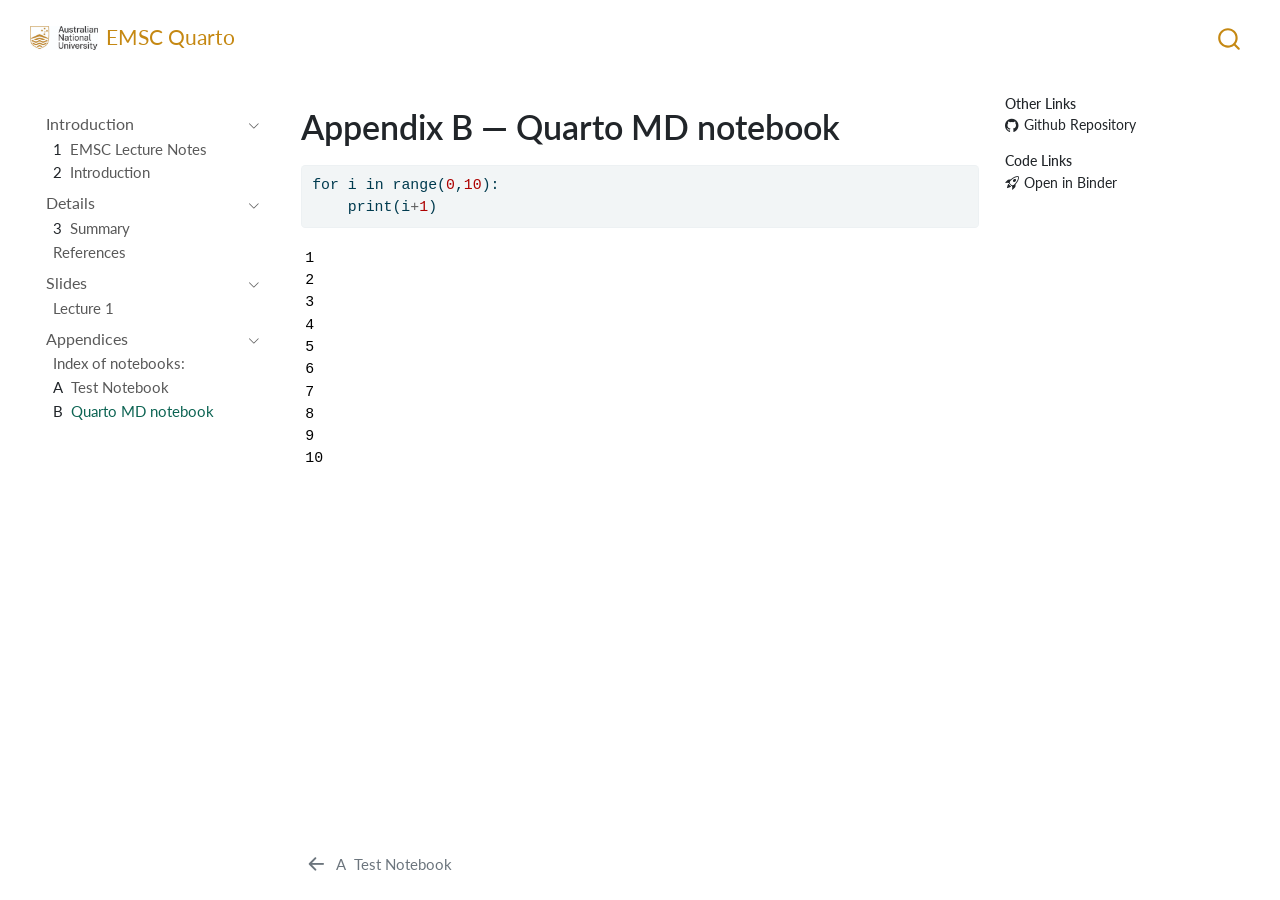
<file: _book/Notebooks/TestQMD_NB1.html>
<!DOCTYPE html>
<html xmlns="http://www.w3.org/1999/xhtml" lang="en" xml:lang="en"><head>

<meta charset="utf-8">
<meta name="generator" content="quarto-1.4.550">

<meta name="viewport" content="width=device-width, initial-scale=1.0, user-scalable=yes">


<title>EMSC Quarto - Appendix B — Quarto MD notebook</title>
<style>
code{white-space: pre-wrap;}
span.smallcaps{font-variant: small-caps;}
div.columns{display: flex; gap: min(4vw, 1.5em);}
div.column{flex: auto; overflow-x: auto;}
div.hanging-indent{margin-left: 1.5em; text-indent: -1.5em;}
ul.task-list{list-style: none;}
ul.task-list li input[type="checkbox"] {
  width: 0.8em;
  margin: 0 0.8em 0.2em -1em; /* quarto-specific, see https://github.com/quarto-dev/quarto-cli/issues/4556 */ 
  vertical-align: middle;
}
/* CSS for syntax highlighting */
pre > code.sourceCode { white-space: pre; position: relative; }
pre > code.sourceCode > span { line-height: 1.25; }
pre > code.sourceCode > span:empty { height: 1.2em; }
.sourceCode { overflow: visible; }
code.sourceCode > span { color: inherit; text-decoration: inherit; }
div.sourceCode { margin: 1em 0; }
pre.sourceCode { margin: 0; }
@media screen {
div.sourceCode { overflow: auto; }
}
@media print {
pre > code.sourceCode { white-space: pre-wrap; }
pre > code.sourceCode > span { text-indent: -5em; padding-left: 5em; }
}
pre.numberSource code
  { counter-reset: source-line 0; }
pre.numberSource code > span
  { position: relative; left: -4em; counter-increment: source-line; }
pre.numberSource code > span > a:first-child::before
  { content: counter(source-line);
    position: relative; left: -1em; text-align: right; vertical-align: baseline;
    border: none; display: inline-block;
    -webkit-touch-callout: none; -webkit-user-select: none;
    -khtml-user-select: none; -moz-user-select: none;
    -ms-user-select: none; user-select: none;
    padding: 0 4px; width: 4em;
  }
pre.numberSource { margin-left: 3em;  padding-left: 4px; }
div.sourceCode
  {   }
@media screen {
pre > code.sourceCode > span > a:first-child::before { text-decoration: underline; }
}
</style>


<script src="../site_libs/quarto-nav/quarto-nav.js"></script>
<script src="../site_libs/quarto-nav/headroom.min.js"></script>
<script src="../site_libs/clipboard/clipboard.min.js"></script>
<script src="../site_libs/quarto-search/autocomplete.umd.js"></script>
<script src="../site_libs/quarto-search/fuse.min.js"></script>
<script src="../site_libs/quarto-search/quarto-search.js"></script>
<meta name="quarto:offset" content="../">
<link href="../Notebooks/TestNB1.html" rel="prev">
<script src="../site_libs/quarto-html/quarto.js"></script>
<script src="../site_libs/quarto-html/popper.min.js"></script>
<script src="../site_libs/quarto-html/tippy.umd.min.js"></script>
<script src="../site_libs/quarto-html/anchor.min.js"></script>
<link href="../site_libs/quarto-html/tippy.css" rel="stylesheet">
<link href="../site_libs/quarto-html/quarto-syntax-highlighting.css" rel="stylesheet" id="quarto-text-highlighting-styles">
<script src="../site_libs/bootstrap/bootstrap.min.js"></script>
<link href="../site_libs/bootstrap/bootstrap-icons.css" rel="stylesheet">
<link href="../site_libs/bootstrap/bootstrap.min.css" rel="stylesheet" id="quarto-bootstrap" data-mode="light">
<script id="quarto-search-options" type="application/json">{
  "location": "navbar",
  "copy-button": false,
  "collapse-after": 3,
  "panel-placement": "end",
  "type": "overlay",
  "limit": 50,
  "keyboard-shortcut": [
    "f",
    "/",
    "s"
  ],
  "show-item-context": false,
  "language": {
    "search-no-results-text": "No results",
    "search-matching-documents-text": "matching documents",
    "search-copy-link-title": "Copy link to search",
    "search-hide-matches-text": "Hide additional matches",
    "search-more-match-text": "more match in this document",
    "search-more-matches-text": "more matches in this document",
    "search-clear-button-title": "Clear",
    "search-text-placeholder": "",
    "search-detached-cancel-button-title": "Cancel",
    "search-submit-button-title": "Submit",
    "search-label": "Search"
  }
}</script>


</head>

<body class="nav-sidebar floating nav-fixed">

<div id="quarto-search-results"></div>
  <header id="quarto-header" class="headroom fixed-top">
    <nav class="navbar navbar-expand-lg " data-bs-theme="dark">
      <div class="navbar-container container-fluid">
      <div class="navbar-brand-container mx-auto">
    <a href="../index.html" class="navbar-brand navbar-brand-logo">
    <img src="../Images/ANU-logo.jpg" alt="" class="navbar-logo">
    </a>
    <a class="navbar-brand" href="../index.html">
    <span class="navbar-title">EMSC Quarto</span>
    </a>
  </div>
        <div class="quarto-navbar-tools">
</div>
          <div id="quarto-search" class="" title="Search"></div>
      </div> <!-- /container-fluid -->
    </nav>
  <nav class="quarto-secondary-nav">
    <div class="container-fluid d-flex">
      <button type="button" class="quarto-btn-toggle btn" data-bs-toggle="collapse" data-bs-target=".quarto-sidebar-collapse-item" aria-controls="quarto-sidebar" aria-expanded="false" aria-label="Toggle sidebar navigation" onclick="if (window.quartoToggleHeadroom) { window.quartoToggleHeadroom(); }">
        <i class="bi bi-layout-text-sidebar-reverse"></i>
      </button>
        <a class="flex-grow-1 no-decor" role="button" data-bs-toggle="collapse" data-bs-target=".quarto-sidebar-collapse-item" aria-controls="quarto-sidebar" aria-expanded="false" aria-label="Toggle sidebar navigation" onclick="if (window.quartoToggleHeadroom) { window.quartoToggleHeadroom(); }">      
          <h1 class="quarto-secondary-nav-title">Appendix B — Quarto MD notebook</h1>
        </a>     
    </div>
  </nav>
</header>
<!-- content -->
<div id="quarto-content" class="quarto-container page-columns page-rows-contents page-layout-article page-navbar">
<!-- sidebar -->
  <nav id="quarto-sidebar" class="sidebar collapse collapse-horizontal quarto-sidebar-collapse-item sidebar-navigation floating overflow-auto">
    <div class="sidebar-menu-container"> 
    <ul class="list-unstyled mt-1">
        <li class="sidebar-item sidebar-item-section">
      <div class="sidebar-item-container"> 
            <a class="sidebar-item-text sidebar-link text-start" data-bs-toggle="collapse" data-bs-target="#quarto-sidebar-section-1" aria-expanded="true">
 <span class="menu-text">Introduction</span></a>
          <a class="sidebar-item-toggle text-start" data-bs-toggle="collapse" data-bs-target="#quarto-sidebar-section-1" aria-expanded="true" aria-label="Toggle section">
            <i class="bi bi-chevron-right ms-2"></i>
          </a> 
      </div>
      <ul id="quarto-sidebar-section-1" class="collapse list-unstyled sidebar-section depth1 show">  
          <li class="sidebar-item">
  <div class="sidebar-item-container"> 
  <a href="../index.html" class="sidebar-item-text sidebar-link">
 <span class="menu-text"><span class="chapter-number">1</span>&nbsp; <span class="chapter-title">EMSC Lecture Notes</span></span></a>
  </div>
</li>
          <li class="sidebar-item">
  <div class="sidebar-item-container"> 
  <a href="../intro.html" class="sidebar-item-text sidebar-link">
 <span class="menu-text"><span class="chapter-number">2</span>&nbsp; <span class="chapter-title">Introduction</span></span></a>
  </div>
</li>
      </ul>
  </li>
        <li class="sidebar-item sidebar-item-section">
      <div class="sidebar-item-container"> 
            <a class="sidebar-item-text sidebar-link text-start" data-bs-toggle="collapse" data-bs-target="#quarto-sidebar-section-2" aria-expanded="true">
 <span class="menu-text">Details</span></a>
          <a class="sidebar-item-toggle text-start" data-bs-toggle="collapse" data-bs-target="#quarto-sidebar-section-2" aria-expanded="true" aria-label="Toggle section">
            <i class="bi bi-chevron-right ms-2"></i>
          </a> 
      </div>
      <ul id="quarto-sidebar-section-2" class="collapse list-unstyled sidebar-section depth1 show">  
          <li class="sidebar-item">
  <div class="sidebar-item-container"> 
  <a href="../summary.html" class="sidebar-item-text sidebar-link">
 <span class="menu-text"><span class="chapter-number">3</span>&nbsp; <span class="chapter-title">Summary</span></span></a>
  </div>
</li>
          <li class="sidebar-item">
  <div class="sidebar-item-container"> 
  <a href="../references.html" class="sidebar-item-text sidebar-link">
 <span class="menu-text">References</span></a>
  </div>
</li>
      </ul>
  </li>
        <li class="sidebar-item sidebar-item-section">
      <div class="sidebar-item-container"> 
            <a class="sidebar-item-text sidebar-link text-start" data-bs-toggle="collapse" data-bs-target="#quarto-sidebar-section-3" aria-expanded="true">
 <span class="menu-text">Slides</span></a>
          <a class="sidebar-item-toggle text-start" data-bs-toggle="collapse" data-bs-target="#quarto-sidebar-section-3" aria-expanded="true" aria-label="Toggle section">
            <i class="bi bi-chevron-right ms-2"></i>
          </a> 
      </div>
      <ul id="quarto-sidebar-section-3" class="collapse list-unstyled sidebar-section depth1 show">  
          <li class="sidebar-item">
  <div class="sidebar-item-container"> 
  <a href="../LectureSlides/Lecture1.html" class="sidebar-item-text sidebar-link">
 <span class="menu-text">Lecture 1</span></a>
  </div>
</li>
      </ul>
  </li>
        <li class="sidebar-item sidebar-item-section">
      <div class="sidebar-item-container"> 
            <a class="sidebar-item-text sidebar-link text-start" data-bs-toggle="collapse" data-bs-target="#quarto-sidebar-section-4" aria-expanded="true">
 <span class="menu-text">Appendices</span></a>
          <a class="sidebar-item-toggle text-start" data-bs-toggle="collapse" data-bs-target="#quarto-sidebar-section-4" aria-expanded="true" aria-label="Toggle section">
            <i class="bi bi-chevron-right ms-2"></i>
          </a> 
      </div>
      <ul id="quarto-sidebar-section-4" class="collapse list-unstyled sidebar-section depth1 show">  
          <li class="sidebar-item">
  <div class="sidebar-item-container"> 
  <a href="../Notebooks/BinderLandingPage.html" class="sidebar-item-text sidebar-link">
 <span class="menu-text">Index of notebooks:</span></a>
  </div>
</li>
          <li class="sidebar-item">
  <div class="sidebar-item-container"> 
  <a href="../Notebooks/TestNB1.html" class="sidebar-item-text sidebar-link">
 <span class="menu-text"><span class="chapter-number">A</span>&nbsp; <span class="chapter-title">Test Notebook</span></span></a>
  </div>
</li>
          <li class="sidebar-item">
  <div class="sidebar-item-container"> 
  <a href="../Notebooks/TestQMD_NB1.html" class="sidebar-item-text sidebar-link active">
 <span class="menu-text"><span class="chapter-number">B</span>&nbsp; <span class="chapter-title">Quarto MD notebook</span></span></a>
  </div>
</li>
      </ul>
  </li>
    </ul>
    </div>
</nav>
<div id="quarto-sidebar-glass" class="quarto-sidebar-collapse-item" data-bs-toggle="collapse" data-bs-target=".quarto-sidebar-collapse-item"></div>
<!-- margin-sidebar -->
    <div id="quarto-margin-sidebar" class="sidebar margin-sidebar">
        
    <div class="quarto-other-links"><h2>Other Links</h2><ul><li><a href="https://github.com/ANU-RSES-Education/EMSC-QuartoBook"><i class="bi bi-github"></i>Github Repository</a></li></ul></div><div class="quarto-code-links"><h2>Code Links</h2><ul><li><a href="https://mybinder.org/v2/gh/ANU-RSES-Education/EMSC-QuartoBook/HEAD?labpath=WebBook/Notebooks%2FBinderLandingPage.qmd"><i class="bi bi-rocket-takeoff"></i>Open in Binder</a></li></ul></div></div>
<!-- main -->
<main class="content" id="quarto-document-content">

<header id="title-block-header" class="quarto-title-block default">
<div class="quarto-title">
<h1 class="title d-none d-lg-block">Appendix B — Quarto MD notebook</h1>
</div>



<div class="quarto-title-meta">

    
  
    
  </div>
  


</header>


<div id="e683e4f3" class="cell" data-execution_count="1">
<div class="sourceCode cell-code" id="cb1"><pre class="sourceCode python code-with-copy"><code class="sourceCode python"><span id="cb1-1"><a href="#cb1-1" aria-hidden="true" tabindex="-1"></a><span class="cf">for</span> i <span class="kw">in</span> <span class="bu">range</span>(<span class="dv">0</span>,<span class="dv">10</span>):</span>
<span id="cb1-2"><a href="#cb1-2" aria-hidden="true" tabindex="-1"></a>    <span class="bu">print</span>(i<span class="op">+</span><span class="dv">1</span>)</span></code><button title="Copy to Clipboard" class="code-copy-button"><i class="bi"></i></button></pre></div>
<div class="cell-output cell-output-stdout">
<pre><code>1
2
3
4
5
6
7
8
9
10</code></pre>
</div>
</div>



</main> <!-- /main -->
<script id="quarto-html-after-body" type="application/javascript">
window.document.addEventListener("DOMContentLoaded", function (event) {
  const toggleBodyColorMode = (bsSheetEl) => {
    const mode = bsSheetEl.getAttribute("data-mode");
    const bodyEl = window.document.querySelector("body");
    if (mode === "dark") {
      bodyEl.classList.add("quarto-dark");
      bodyEl.classList.remove("quarto-light");
    } else {
      bodyEl.classList.add("quarto-light");
      bodyEl.classList.remove("quarto-dark");
    }
  }
  const toggleBodyColorPrimary = () => {
    const bsSheetEl = window.document.querySelector("link#quarto-bootstrap");
    if (bsSheetEl) {
      toggleBodyColorMode(bsSheetEl);
    }
  }
  toggleBodyColorPrimary();  
  const icon = "";
  const anchorJS = new window.AnchorJS();
  anchorJS.options = {
    placement: 'right',
    icon: icon
  };
  anchorJS.add('.anchored');
  const isCodeAnnotation = (el) => {
    for (const clz of el.classList) {
      if (clz.startsWith('code-annotation-')) {                     
        return true;
      }
    }
    return false;
  }
  const clipboard = new window.ClipboardJS('.code-copy-button', {
    text: function(trigger) {
      const codeEl = trigger.previousElementSibling.cloneNode(true);
      for (const childEl of codeEl.children) {
        if (isCodeAnnotation(childEl)) {
          childEl.remove();
        }
      }
      return codeEl.innerText;
    }
  });
  clipboard.on('success', function(e) {
    // button target
    const button = e.trigger;
    // don't keep focus
    button.blur();
    // flash "checked"
    button.classList.add('code-copy-button-checked');
    var currentTitle = button.getAttribute("title");
    button.setAttribute("title", "Copied!");
    let tooltip;
    if (window.bootstrap) {
      button.setAttribute("data-bs-toggle", "tooltip");
      button.setAttribute("data-bs-placement", "left");
      button.setAttribute("data-bs-title", "Copied!");
      tooltip = new bootstrap.Tooltip(button, 
        { trigger: "manual", 
          customClass: "code-copy-button-tooltip",
          offset: [0, -8]});
      tooltip.show();    
    }
    setTimeout(function() {
      if (tooltip) {
        tooltip.hide();
        button.removeAttribute("data-bs-title");
        button.removeAttribute("data-bs-toggle");
        button.removeAttribute("data-bs-placement");
      }
      button.setAttribute("title", currentTitle);
      button.classList.remove('code-copy-button-checked');
    }, 1000);
    // clear code selection
    e.clearSelection();
  });
  function tippyHover(el, contentFn, onTriggerFn, onUntriggerFn) {
    const config = {
      allowHTML: true,
      maxWidth: 500,
      delay: 100,
      arrow: false,
      appendTo: function(el) {
          return el.parentElement;
      },
      interactive: true,
      interactiveBorder: 10,
      theme: 'quarto',
      placement: 'bottom-start',
    };
    if (contentFn) {
      config.content = contentFn;
    }
    if (onTriggerFn) {
      config.onTrigger = onTriggerFn;
    }
    if (onUntriggerFn) {
      config.onUntrigger = onUntriggerFn;
    }
    window.tippy(el, config); 
  }
  const noterefs = window.document.querySelectorAll('a[role="doc-noteref"]');
  for (var i=0; i<noterefs.length; i++) {
    const ref = noterefs[i];
    tippyHover(ref, function() {
      // use id or data attribute instead here
      let href = ref.getAttribute('data-footnote-href') || ref.getAttribute('href');
      try { href = new URL(href).hash; } catch {}
      const id = href.replace(/^#\/?/, "");
      const note = window.document.getElementById(id);
      return note.innerHTML;
    });
  }
  const xrefs = window.document.querySelectorAll('a.quarto-xref');
  const processXRef = (id, note) => {
    // Strip column container classes
    const stripColumnClz = (el) => {
      el.classList.remove("page-full", "page-columns");
      if (el.children) {
        for (const child of el.children) {
          stripColumnClz(child);
        }
      }
    }
    stripColumnClz(note)
    if (id === null || id.startsWith('sec-')) {
      // Special case sections, only their first couple elements
      const container = document.createElement("div");
      if (note.children && note.children.length > 2) {
        container.appendChild(note.children[0].cloneNode(true));
        for (let i = 1; i < note.children.length; i++) {
          const child = note.children[i];
          if (child.tagName === "P" && child.innerText === "") {
            continue;
          } else {
            container.appendChild(child.cloneNode(true));
            break;
          }
        }
        if (window.Quarto?.typesetMath) {
          window.Quarto.typesetMath(container);
        }
        return container.innerHTML
      } else {
        if (window.Quarto?.typesetMath) {
          window.Quarto.typesetMath(note);
        }
        return note.innerHTML;
      }
    } else {
      // Remove any anchor links if they are present
      const anchorLink = note.querySelector('a.anchorjs-link');
      if (anchorLink) {
        anchorLink.remove();
      }
      if (window.Quarto?.typesetMath) {
        window.Quarto.typesetMath(note);
      }
      // TODO in 1.5, we should make sure this works without a callout special case
      if (note.classList.contains("callout")) {
        return note.outerHTML;
      } else {
        return note.innerHTML;
      }
    }
  }
  for (var i=0; i<xrefs.length; i++) {
    const xref = xrefs[i];
    tippyHover(xref, undefined, function(instance) {
      instance.disable();
      let url = xref.getAttribute('href');
      let hash = undefined; 
      if (url.startsWith('#')) {
        hash = url;
      } else {
        try { hash = new URL(url).hash; } catch {}
      }
      if (hash) {
        const id = hash.replace(/^#\/?/, "");
        const note = window.document.getElementById(id);
        if (note !== null) {
          try {
            const html = processXRef(id, note.cloneNode(true));
            instance.setContent(html);
          } finally {
            instance.enable();
            instance.show();
          }
        } else {
          // See if we can fetch this
          fetch(url.split('#')[0])
          .then(res => res.text())
          .then(html => {
            const parser = new DOMParser();
            const htmlDoc = parser.parseFromString(html, "text/html");
            const note = htmlDoc.getElementById(id);
            if (note !== null) {
              const html = processXRef(id, note);
              instance.setContent(html);
            } 
          }).finally(() => {
            instance.enable();
            instance.show();
          });
        }
      } else {
        // See if we can fetch a full url (with no hash to target)
        // This is a special case and we should probably do some content thinning / targeting
        fetch(url)
        .then(res => res.text())
        .then(html => {
          const parser = new DOMParser();
          const htmlDoc = parser.parseFromString(html, "text/html");
          const note = htmlDoc.querySelector('main.content');
          if (note !== null) {
            // This should only happen for chapter cross references
            // (since there is no id in the URL)
            // remove the first header
            if (note.children.length > 0 && note.children[0].tagName === "HEADER") {
              note.children[0].remove();
            }
            const html = processXRef(null, note);
            instance.setContent(html);
          } 
        }).finally(() => {
          instance.enable();
          instance.show();
        });
      }
    }, function(instance) {
    });
  }
      let selectedAnnoteEl;
      const selectorForAnnotation = ( cell, annotation) => {
        let cellAttr = 'data-code-cell="' + cell + '"';
        let lineAttr = 'data-code-annotation="' +  annotation + '"';
        const selector = 'span[' + cellAttr + '][' + lineAttr + ']';
        return selector;
      }
      const selectCodeLines = (annoteEl) => {
        const doc = window.document;
        const targetCell = annoteEl.getAttribute("data-target-cell");
        const targetAnnotation = annoteEl.getAttribute("data-target-annotation");
        const annoteSpan = window.document.querySelector(selectorForAnnotation(targetCell, targetAnnotation));
        const lines = annoteSpan.getAttribute("data-code-lines").split(",");
        const lineIds = lines.map((line) => {
          return targetCell + "-" + line;
        })
        let top = null;
        let height = null;
        let parent = null;
        if (lineIds.length > 0) {
            //compute the position of the single el (top and bottom and make a div)
            const el = window.document.getElementById(lineIds[0]);
            top = el.offsetTop;
            height = el.offsetHeight;
            parent = el.parentElement.parentElement;
          if (lineIds.length > 1) {
            const lastEl = window.document.getElementById(lineIds[lineIds.length - 1]);
            const bottom = lastEl.offsetTop + lastEl.offsetHeight;
            height = bottom - top;
          }
          if (top !== null && height !== null && parent !== null) {
            // cook up a div (if necessary) and position it 
            let div = window.document.getElementById("code-annotation-line-highlight");
            if (div === null) {
              div = window.document.createElement("div");
              div.setAttribute("id", "code-annotation-line-highlight");
              div.style.position = 'absolute';
              parent.appendChild(div);
            }
            div.style.top = top - 2 + "px";
            div.style.height = height + 4 + "px";
            div.style.left = 0;
            let gutterDiv = window.document.getElementById("code-annotation-line-highlight-gutter");
            if (gutterDiv === null) {
              gutterDiv = window.document.createElement("div");
              gutterDiv.setAttribute("id", "code-annotation-line-highlight-gutter");
              gutterDiv.style.position = 'absolute';
              const codeCell = window.document.getElementById(targetCell);
              const gutter = codeCell.querySelector('.code-annotation-gutter');
              gutter.appendChild(gutterDiv);
            }
            gutterDiv.style.top = top - 2 + "px";
            gutterDiv.style.height = height + 4 + "px";
          }
          selectedAnnoteEl = annoteEl;
        }
      };
      const unselectCodeLines = () => {
        const elementsIds = ["code-annotation-line-highlight", "code-annotation-line-highlight-gutter"];
        elementsIds.forEach((elId) => {
          const div = window.document.getElementById(elId);
          if (div) {
            div.remove();
          }
        });
        selectedAnnoteEl = undefined;
      };
        // Handle positioning of the toggle
    window.addEventListener(
      "resize",
      throttle(() => {
        elRect = undefined;
        if (selectedAnnoteEl) {
          selectCodeLines(selectedAnnoteEl);
        }
      }, 10)
    );
    function throttle(fn, ms) {
    let throttle = false;
    let timer;
      return (...args) => {
        if(!throttle) { // first call gets through
            fn.apply(this, args);
            throttle = true;
        } else { // all the others get throttled
            if(timer) clearTimeout(timer); // cancel #2
            timer = setTimeout(() => {
              fn.apply(this, args);
              timer = throttle = false;
            }, ms);
        }
      };
    }
      // Attach click handler to the DT
      const annoteDls = window.document.querySelectorAll('dt[data-target-cell]');
      for (const annoteDlNode of annoteDls) {
        annoteDlNode.addEventListener('click', (event) => {
          const clickedEl = event.target;
          if (clickedEl !== selectedAnnoteEl) {
            unselectCodeLines();
            const activeEl = window.document.querySelector('dt[data-target-cell].code-annotation-active');
            if (activeEl) {
              activeEl.classList.remove('code-annotation-active');
            }
            selectCodeLines(clickedEl);
            clickedEl.classList.add('code-annotation-active');
          } else {
            // Unselect the line
            unselectCodeLines();
            clickedEl.classList.remove('code-annotation-active');
          }
        });
      }
  const findCites = (el) => {
    const parentEl = el.parentElement;
    if (parentEl) {
      const cites = parentEl.dataset.cites;
      if (cites) {
        return {
          el,
          cites: cites.split(' ')
        };
      } else {
        return findCites(el.parentElement)
      }
    } else {
      return undefined;
    }
  };
  var bibliorefs = window.document.querySelectorAll('a[role="doc-biblioref"]');
  for (var i=0; i<bibliorefs.length; i++) {
    const ref = bibliorefs[i];
    const citeInfo = findCites(ref);
    if (citeInfo) {
      tippyHover(citeInfo.el, function() {
        var popup = window.document.createElement('div');
        citeInfo.cites.forEach(function(cite) {
          var citeDiv = window.document.createElement('div');
          citeDiv.classList.add('hanging-indent');
          citeDiv.classList.add('csl-entry');
          var biblioDiv = window.document.getElementById('ref-' + cite);
          if (biblioDiv) {
            citeDiv.innerHTML = biblioDiv.innerHTML;
          }
          popup.appendChild(citeDiv);
        });
        return popup.innerHTML;
      });
    }
  }
});
</script>
<nav class="page-navigation">
  <div class="nav-page nav-page-previous">
      <a href="../Notebooks/TestNB1.html" class="pagination-link" aria-label="Test Notebook">
        <i class="bi bi-arrow-left-short"></i> <span class="nav-page-text"><span class="chapter-number">A</span>&nbsp; <span class="chapter-title">Test Notebook</span></span>
      </a>          
  </div>
  <div class="nav-page nav-page-next">
  </div>
</nav>
</div> <!-- /content -->




</body></html>
</file>
<file: _book/site_libs/quarto-html/tippy.css>
.tippy-box[data-animation=fade][data-state=hidden]{opacity:0}[data-tippy-root]{max-width:calc(100vw - 10px)}.tippy-box{position:relative;background-color:#333;color:#fff;border-radius:4px;font-size:14px;line-height:1.4;white-space:normal;outline:0;transition-property:transform,visibility,opacity}.tippy-box[data-placement^=top]>.tippy-arrow{bottom:0}.tippy-box[data-placement^=top]>.tippy-arrow:before{bottom:-7px;left:0;border-width:8px 8px 0;border-top-color:initial;transform-origin:center top}.tippy-box[data-placement^=bottom]>.tippy-arrow{top:0}.tippy-box[data-placement^=bottom]>.tippy-arrow:before{top:-7px;left:0;border-width:0 8px 8px;border-bottom-color:initial;transform-origin:center bottom}.tippy-box[data-placement^=left]>.tippy-arrow{right:0}.tippy-box[data-placement^=left]>.tippy-arrow:before{border-width:8px 0 8px 8px;border-left-color:initial;right:-7px;transform-origin:center left}.tippy-box[data-placement^=right]>.tippy-arrow{left:0}.tippy-box[data-placement^=right]>.tippy-arrow:before{left:-7px;border-width:8px 8px 8px 0;border-right-color:initial;transform-origin:center right}.tippy-box[data-inertia][data-state=visible]{transition-timing-function:cubic-bezier(.54,1.5,.38,1.11)}.tippy-arrow{width:16px;height:16px;color:#333}.tippy-arrow:before{content:"";position:absolute;border-color:transparent;border-style:solid}.tippy-content{position:relative;padding:5px 9px;z-index:1}
</file>
<file: _book/site_libs/quarto-html/quarto-syntax-highlighting.css>
/* quarto syntax highlight colors */
:root {
  --quarto-hl-ot-color: #003B4F;
  --quarto-hl-at-color: #657422;
  --quarto-hl-ss-color: #20794D;
  --quarto-hl-an-color: #5E5E5E;
  --quarto-hl-fu-color: #4758AB;
  --quarto-hl-st-color: #20794D;
  --quarto-hl-cf-color: #003B4F;
  --quarto-hl-op-color: #5E5E5E;
  --quarto-hl-er-color: #AD0000;
  --quarto-hl-bn-color: #AD0000;
  --quarto-hl-al-color: #AD0000;
  --quarto-hl-va-color: #111111;
  --quarto-hl-bu-color: inherit;
  --quarto-hl-ex-color: inherit;
  --quarto-hl-pp-color: #AD0000;
  --quarto-hl-in-color: #5E5E5E;
  --quarto-hl-vs-color: #20794D;
  --quarto-hl-wa-color: #5E5E5E;
  --quarto-hl-do-color: #5E5E5E;
  --quarto-hl-im-color: #00769E;
  --quarto-hl-ch-color: #20794D;
  --quarto-hl-dt-color: #AD0000;
  --quarto-hl-fl-color: #AD0000;
  --quarto-hl-co-color: #5E5E5E;
  --quarto-hl-cv-color: #5E5E5E;
  --quarto-hl-cn-color: #8f5902;
  --quarto-hl-sc-color: #5E5E5E;
  --quarto-hl-dv-color: #AD0000;
  --quarto-hl-kw-color: #003B4F;
}

/* other quarto variables */
:root {
  --quarto-font-monospace: SFMono-Regular, Menlo, Monaco, Consolas, "Liberation Mono", "Courier New", monospace;
}

pre > code.sourceCode > span {
  color: #003B4F;
}

code span {
  color: #003B4F;
}

code.sourceCode > span {
  color: #003B4F;
}

div.sourceCode,
div.sourceCode pre.sourceCode {
  color: #003B4F;
}

code span.ot {
  color: #003B4F;
  font-style: inherit;
}

code span.at {
  color: #657422;
  font-style: inherit;
}

code span.ss {
  color: #20794D;
  font-style: inherit;
}

code span.an {
  color: #5E5E5E;
  font-style: inherit;
}

code span.fu {
  color: #4758AB;
  font-style: inherit;
}

code span.st {
  color: #20794D;
  font-style: inherit;
}

code span.cf {
  color: #003B4F;
  font-style: inherit;
}

code span.op {
  color: #5E5E5E;
  font-style: inherit;
}

code span.er {
  color: #AD0000;
  font-style: inherit;
}

code span.bn {
  color: #AD0000;
  font-style: inherit;
}

code span.al {
  color: #AD0000;
  font-style: inherit;
}

code span.va {
  color: #111111;
  font-style: inherit;
}

code span.bu {
  font-style: inherit;
}

code span.ex {
  font-style: inherit;
}

code span.pp {
  color: #AD0000;
  font-style: inherit;
}

code span.in {
  color: #5E5E5E;
  font-style: inherit;
}

code span.vs {
  color: #20794D;
  font-style: inherit;
}

code span.wa {
  color: #5E5E5E;
  font-style: italic;
}

code span.do {
  color: #5E5E5E;
  font-style: italic;
}

code span.im {
  color: #00769E;
  font-style: inherit;
}

code span.ch {
  color: #20794D;
  font-style: inherit;
}

code span.dt {
  color: #AD0000;
  font-style: inherit;
}

code span.fl {
  color: #AD0000;
  font-style: inherit;
}

code span.co {
  color: #5E5E5E;
  font-style: inherit;
}

code span.cv {
  color: #5E5E5E;
  font-style: italic;
}

code span.cn {
  color: #8f5902;
  font-style: inherit;
}

code span.sc {
  color: #5E5E5E;
  font-style: inherit;
}

code span.dv {
  color: #AD0000;
  font-style: inherit;
}

code span.kw {
  color: #003B4F;
  font-style: inherit;
}

.prevent-inlining {
  content: "</";
}

/*# sourceMappingURL=debc5d5d77c3f9108843748ff7464032.css.map */
</file>
